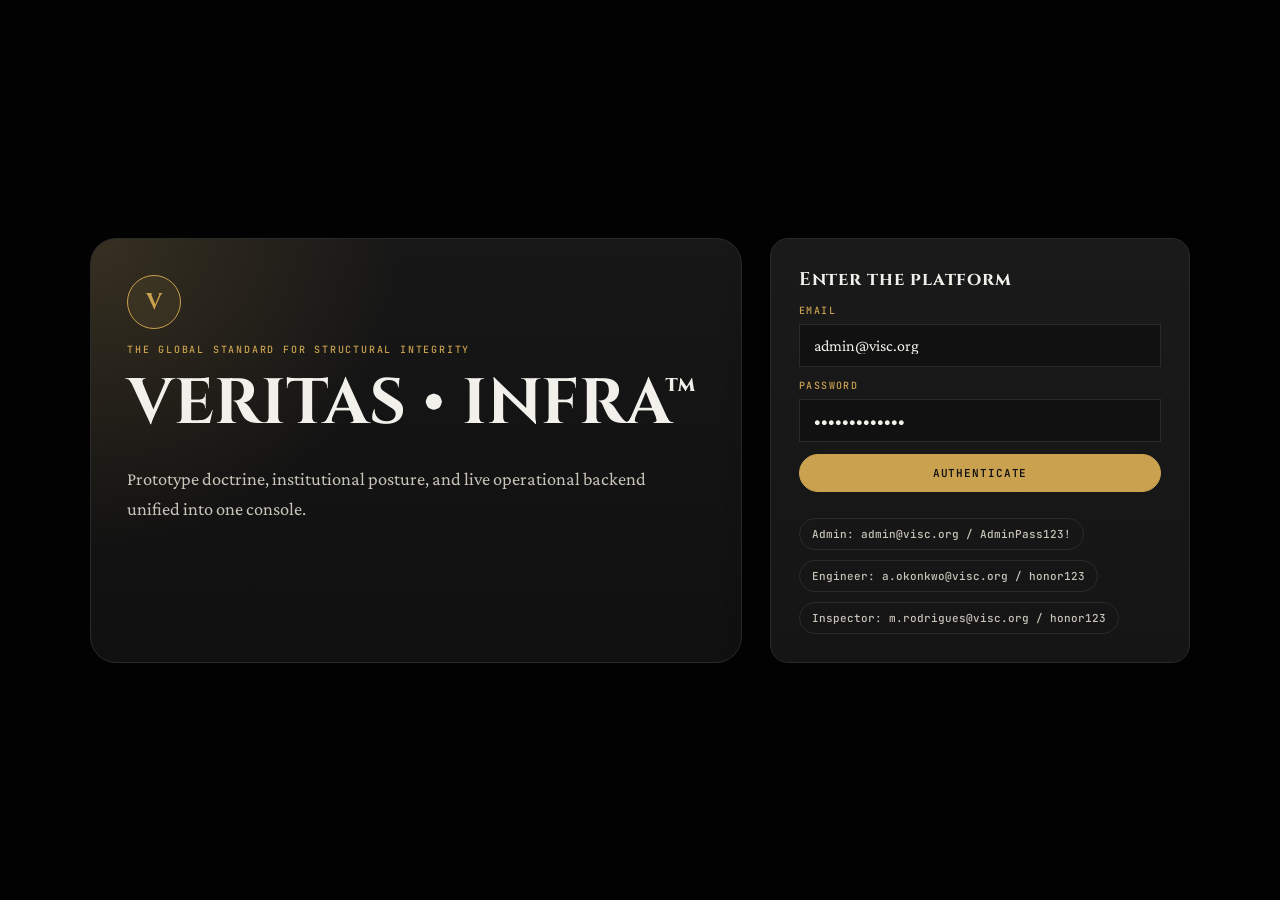
<file: frontend/index.html>
<!DOCTYPE html>
<html lang="en">
<head>
  <meta charset="UTF-8" />
  <meta name="viewport" content="width=device-width, initial-scale=1.0" />
  <title>VERITAS • INFRA™ — Institutional Operating System</title>
  <link rel="preconnect" href="https://fonts.googleapis.com">
  <link rel="preconnect" href="https://fonts.gstatic.com" crossorigin>
  <link href="https://fonts.googleapis.com/css2?family=Cinzel:wght@400;600;700;900&family=Crimson+Pro:wght@300;400;500;600;700&family=JetBrains+Mono:wght@300;400;500&display=swap" rel="stylesheet">
  <link rel="stylesheet" href="./style.css" />
</head>
<body>
  <div id="toastContainer" class="toast-container"></div>

  <div id="loginOverlay" class="overlay open">
    <div class="login-shell">
      <div class="login-brand">
        <div class="crest">V</div>
        <div>
          <div class="eyebrow">The Global Standard for Structural Integrity</div>
          <h1>VERITAS • INFRA™</h1>
          <p>Prototype doctrine, institutional posture, and live operational backend unified into one console.</p>
        </div>
      </div>
      <div class="login-card panel">
        <div class="section-title">Enter the platform</div>
        <form id="loginForm" class="form-grid one">
          <label>
            <span>Email</span>
            <input id="emailInput" type="email" value="admin@visc.org" required />
          </label>
          <label>
            <span>Password</span>
            <input id="passwordInput" type="password" value="AdminPass123!" required />
          </label>
          <button class="btn btn-primary" type="submit">Authenticate</button>
          <div id="loginMessage" class="muted small"></div>
        </form>
        <div class="login-help">
          <div class="mini-chip">Admin: admin@visc.org / AdminPass123!</div>
          <div class="mini-chip">Engineer: a.okonkwo@visc.org / honor123</div>
          <div class="mini-chip">Inspector: m.rodrigues@visc.org / honor123</div>
        </div>
      </div>
    </div>
  </div>

  <div id="appShell" class="app-shell hidden">
    <aside class="sidebar">
      <div class="brand-block">
        <div class="crest large">V</div>
        <div>
          <div class="brand-name">VERITAS <span>•</span> INFRA</div>
          <div class="brand-sub">Institutional Operating System</div>
        </div>
      </div>

      <div class="profile-block panel-soft">
        <div class="eyebrow">Authenticated Identity</div>
        <div id="profileName" class="profile-name">—</div>
        <div id="profileMeta" class="muted">—</div>
        <div class="profile-actions">
          <button id="refreshButton" class="btn btn-ghost btn-sm" type="button">Refresh</button>
          <button id="logoutButton" class="btn btn-ghost btn-sm" type="button">Logout</button>
        </div>
      </div>

      <nav id="sidebarNav" class="sidebar-nav"></nav>

      <div class="sidebar-footer panel-soft">
        <div class="eyebrow">Canonical stack</div>
        <div class="footer-list">
          <div>IDENT™ • TWIN™ • BUILD™ • VISION™</div>
          <div>PAY™ • SEAL™ • MARKET™ • ORIGIN™</div>
          <div>MONITOR™ • LEX™ • ATLAS™ • VERIFUND™</div>
          <div>ACADEMY™ • CLONE™ • GOVERNANCE • REGULATORY</div>
        </div>
      </div>
    </aside>

    <main class="main-shell">
      <header class="page-header">
        <div>
          <div id="pageEyebrow" class="eyebrow">Operational overview</div>
          <h2 id="pageTitle">Dashboard</h2>
        </div>
        <div class="header-actions">
          <button id="openQuickCreate" class="btn btn-primary btn-sm" type="button">Quick create</button>
        </div>
      </header>

      <section id="heroBanner" class="hero-banner"></section>
      <section id="kpiGrid" class="kpi-grid"></section>
      <section id="workspace" class="workspace"></section>
    </main>
  </div>

  <div id="modal" class="overlay">
    <div class="modal-shell panel">
      <div class="modal-head">
        <div>
          <div id="modalEyebrow" class="eyebrow">Detail</div>
          <h3 id="modalTitle">—</h3>
        </div>
        <button id="closeModal" class="icon-btn" type="button">✕</button>
      </div>
      <div id="modalBody" class="modal-body"></div>
    </div>
  </div>

  <script src="./config.js"></script>
  <script src="./app.js"></script>
</body>
</html>
</file>
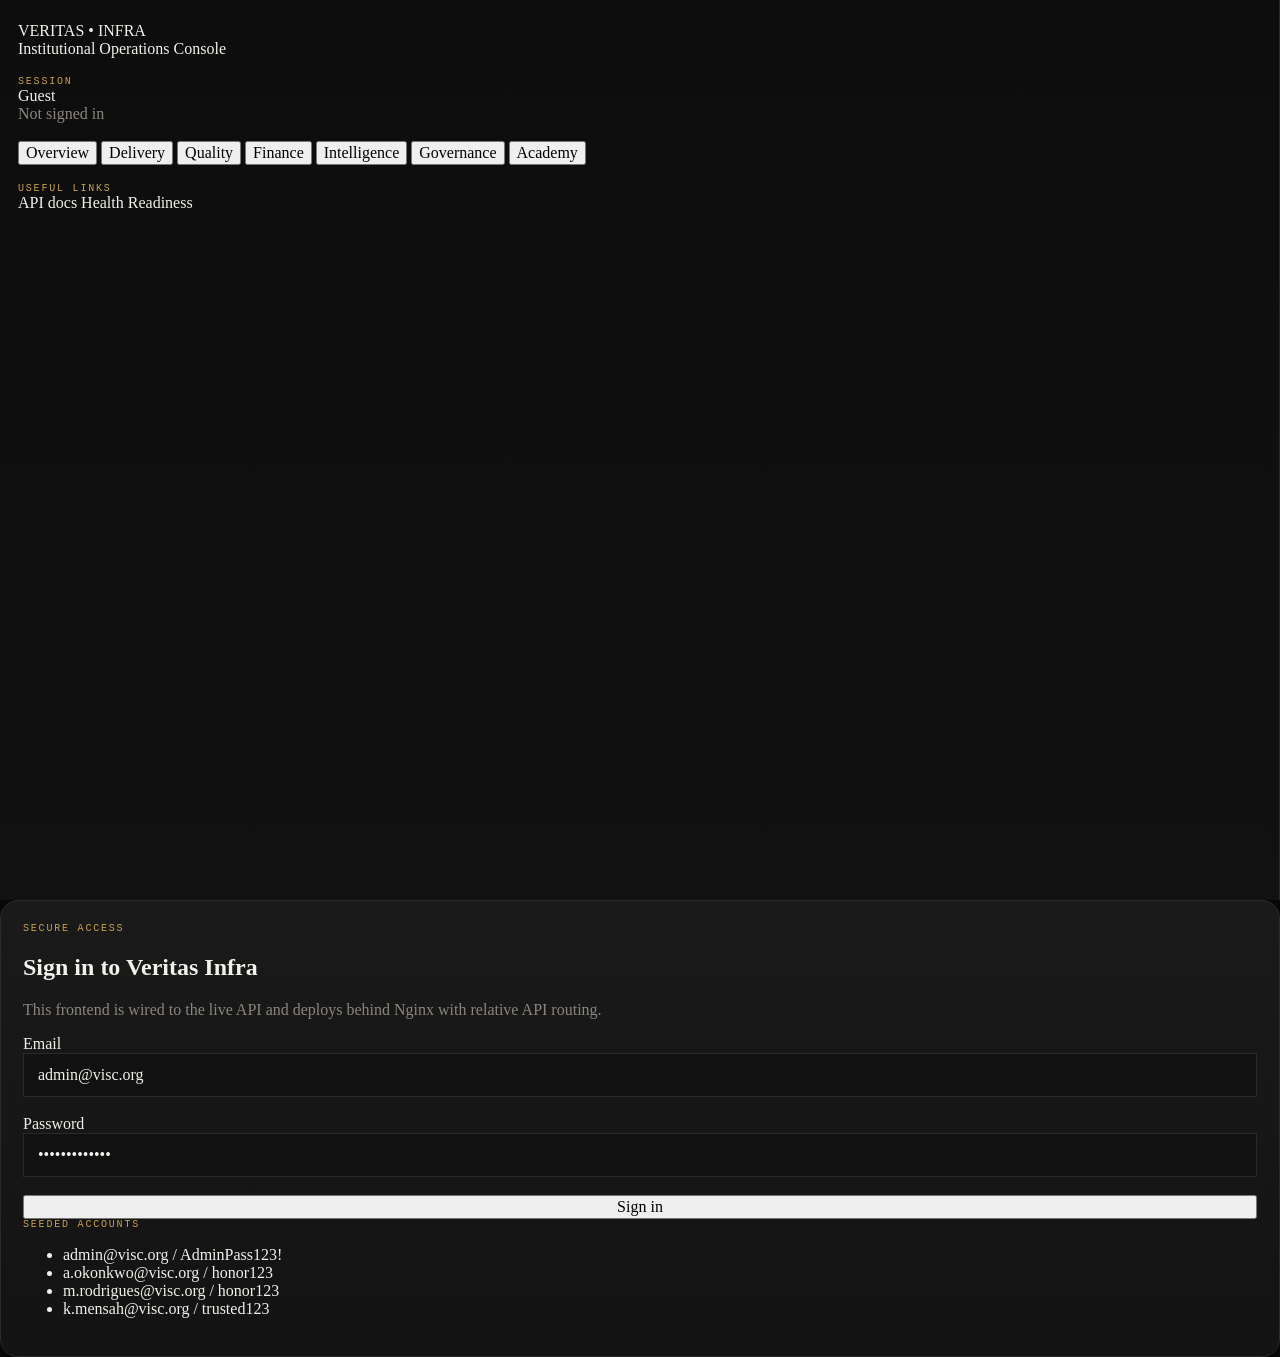
<file: frontend/ops_console.html>
<!DOCTYPE html>
<html lang="en">
<head>
  <meta charset="UTF-8" />
  <meta name="viewport" content="width=device-width, initial-scale=1.0" />
  <title>Veritas Infra v3.1.1 Frontend</title>
  <link rel="stylesheet" href="./style.css" />
</head>
<body>
  <div class="shell">
    <aside class="sidebar">
      <div class="brand-wrap">
        <div class="brand">VERITAS <span>•</span> INFRA</div>
        <div class="subtitle">Institutional Operations Console</div>
      </div>

      <section class="sidebar-card" id="userBox">
        <div class="eyebrow">Session</div>
        <div id="userName" class="user-name">Guest</div>
        <div id="userMeta" class="muted">Not signed in</div>
        <button id="logoutButton" class="secondary hidden">Logout</button>
      </section>

      <nav class="nav" id="navTabs">
        <button data-tab="overview" class="nav-btn active">Overview</button>
        <button data-tab="delivery" class="nav-btn">Delivery</button>
        <button data-tab="quality" class="nav-btn">Quality</button>
        <button data-tab="finance" class="nav-btn">Finance</button>
        <button data-tab="intelligence" class="nav-btn">Intelligence</button>
        <button data-tab="governance" class="nav-btn">Governance</button>
        <button data-tab="academy" class="nav-btn">Academy</button>
      </nav>

      <section class="sidebar-card">
        <div class="eyebrow">Useful links</div>
        <a class="sidebar-link" href="/api/v1/docs" target="_blank" rel="noreferrer">API docs</a>
        <a class="sidebar-link" href="/health" target="_blank" rel="noreferrer">Health</a>
        <a class="sidebar-link" href="/ready" target="_blank" rel="noreferrer">Readiness</a>
      </section>
    </aside>

    <main class="content">
      <section id="loginView" class="login-wrap">
        <div class="card login-card">
          <div class="eyebrow">Secure access</div>
          <h1>Sign in to Veritas Infra</h1>
          <p class="muted">This frontend is wired to the live API and deploys behind Nginx with relative API routing.</p>

          <form id="loginForm" class="stack">
            <label>
              <span>Email</span>
              <input id="emailInput" type="email" placeholder="Email" value="admin@visc.org" required />
            </label>
            <label>
              <span>Password</span>
              <input id="passwordInput" type="password" placeholder="Password" value="AdminPass123!" required />
            </label>
            <button type="submit">Sign in</button>
          </form>

          <div id="loginMessage" class="muted status-line"></div>

          <div class="seeded-box">
            <div class="eyebrow">Seeded accounts</div>
            <ul>
              <li>admin@visc.org / AdminPass123!</li>
              <li>a.okonkwo@visc.org / honor123</li>
              <li>m.rodrigues@visc.org / honor123</li>
              <li>k.mensah@visc.org / trusted123</li>
            </ul>
          </div>
        </div>
      </section>

      <section id="appView" class="hidden app-shell">
        <header class="topbar">
          <div>
            <div class="eyebrow">Deployment-ready frontend</div>
            <h1>Executive Command View</h1>
            <div class="muted">Single-page operations console for the Veritas Infra API.</div>
          </div>
          <div class="top-actions">
            <button id="refreshButton" class="secondary">Refresh data</button>
          </div>
        </header>

        <section id="summary" class="stats-grid"></section>

        <section id="tab-overview" class="tab-panel active">
          <div class="panel-grid two">
            <article class="card"><div class="panel-head"><h2>Projects</h2></div><div id="projects"></div></article>
            <article class="card"><div class="panel-head"><h2>Notifications</h2></div><div id="notifications"></div></article>
            <article class="card"><div class="panel-head"><h2>Professionals</h2></div><div id="professionals"></div></article>
            <article class="card"><div class="panel-head"><h2>Open Tenders</h2></div><div id="tenders"></div></article>
          </div>
        </section>

        <section id="tab-delivery" class="tab-panel">
          <div class="panel-grid two">
            <article class="card"><div class="panel-head"><h2>Components</h2></div><div id="components"></div></article>
            <article class="card"><div class="panel-head"><h2>Evidence Queue</h2></div><div id="evidence"></div></article>
            <article class="card"><div class="panel-head"><h2>Inspections</h2></div><div id="inspections"></div></article>
            <article class="card"><div class="panel-head"><h2>TWIN Events</h2></div><div id="twin"></div></article>
          </div>
        </section>

        <section id="tab-quality" class="tab-panel">
          <div class="panel-grid two">
            <article class="card"><div class="panel-head"><h2>Materials</h2></div><div id="materials"></div></article>
            <article class="card"><div class="panel-head"><h2>Certifications</h2></div><div id="certifications"></div></article>
            <article class="card"><div class="panel-head"><h2>Sensors</h2></div><div id="sensors"></div></article>
            <article class="card"><div class="panel-head"><h2>Alerts & Disputes</h2></div><div id="qualityNotes"></div></article>
          </div>
        </section>

        <section id="tab-finance" class="tab-panel">
          <div class="panel-grid two">
            <article class="card"><div class="panel-head"><h2>Milestones</h2></div><div id="milestones"></div></article>
            <article class="card"><div class="panel-head"><h2>Payments</h2></div><div id="payments"></div></article>
            <article class="card"><div class="panel-head"><h2>VERIFUND Applications</h2></div><div id="verifund"></div></article>
            <article class="card"><div class="panel-head"><h2>VERIFUND Products</h2></div><div id="verifundProducts"></div></article>
          </div>
        </section>

        <section id="tab-intelligence" class="tab-panel">
          <div class="panel-grid two">
            <article class="card"><div class="panel-head"><h2>ATLAS Portfolio</h2></div><div id="atlas"></div></article>
            <article class="card"><div class="panel-head"><h2>ATLAS Reports</h2></div><div id="atlasReports"></div></article>
            <article class="card"><div class="panel-head"><h2>Clone Rollout</h2></div><div id="clone"></div></article>
            <article class="card"><div class="panel-head"><h2>Regulatory Readiness</h2></div><div id="regulatory"></div></article>
          </div>
        </section>

        <section id="tab-governance" class="tab-panel">
          <div class="panel-grid two">
            <article class="card"><div class="panel-head"><h2>Governance Dashboard</h2></div><div id="governance"></div></article>
            <article class="card"><div class="panel-head"><h2>Policy Evaluation</h2></div><div id="policy"></div></article>
            <article class="card"><div class="panel-head"><h2>Feature Flags</h2></div><div id="flags"></div></article>
            <article class="card"><div class="panel-head"><h2>Audit Trail</h2></div><div id="audit"></div></article>
          </div>
        </section>

        <section id="tab-academy" class="tab-panel">
          <div class="panel-grid two">
            <article class="card"><div class="panel-head"><h2>Advancement</h2></div><div id="academy"></div></article>
            <article class="card"><div class="panel-head"><h2>Learning Paths</h2></div><div id="paths"></div></article>
            <article class="card"><div class="panel-head"><h2>Courses</h2></div><div id="courses"></div></article>
            <article class="card"><div class="panel-head"><h2>Credentials</h2></div><div id="credentials"></div></article>
          </div>
        </section>
      </section>
    </main>
  </div>

  <script src="./app.js"></script>
</body>
</html>
</file>
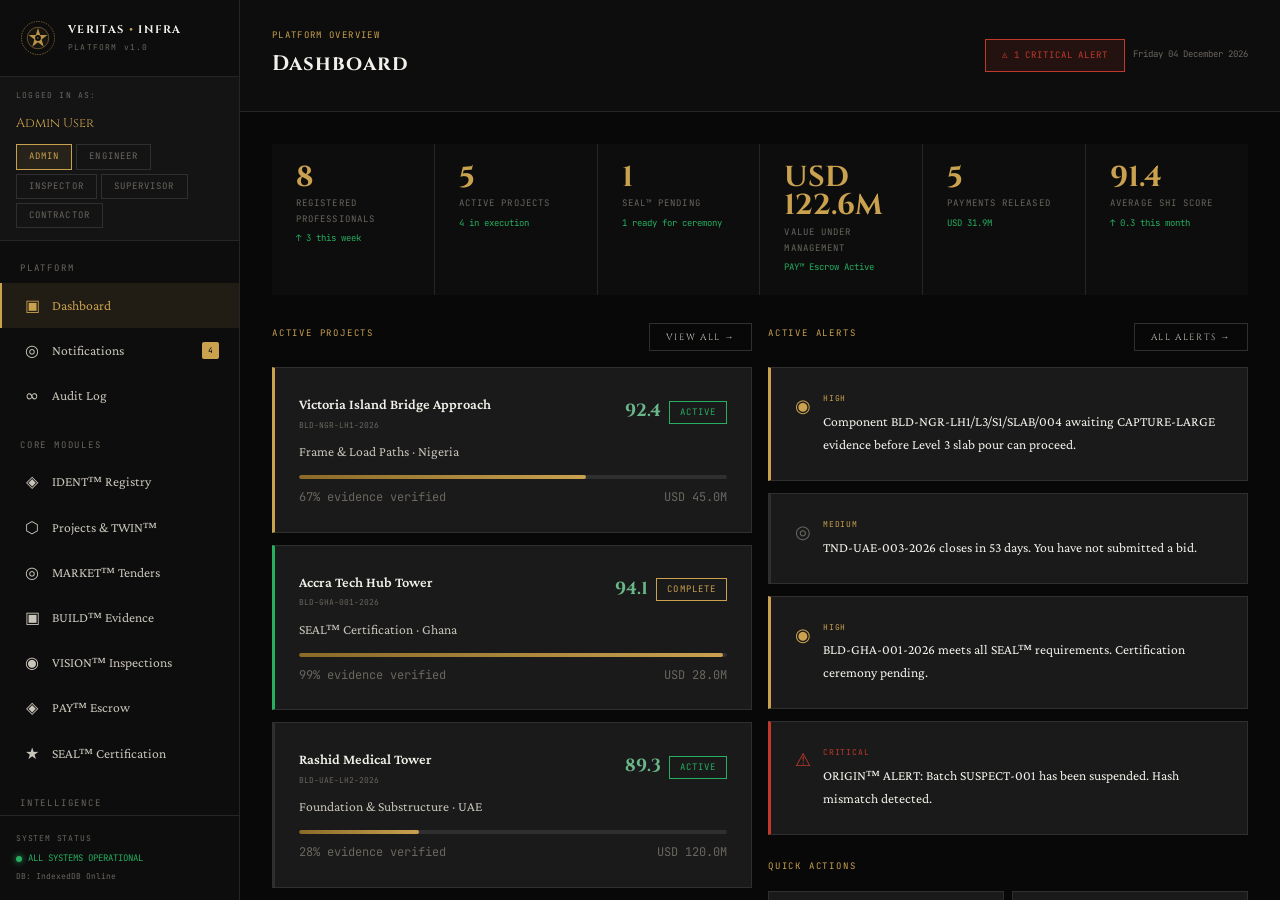
<file: frontend/prototype_reference.html>
<!DOCTYPE html>
<html lang="en">
<head>
<meta charset="UTF-8">
<meta name="viewport" content="width=device-width, initial-scale=1.0">
<title>VERITAS • INFRA™ — Complete Platform Prototype</title>
<link rel="preconnect" href="https://fonts.googleapis.com">
<link href="https://fonts.googleapis.com/css2?family=Cinzel:wght@400;600;700;900&family=Crimson+Pro:ital,wght@0,300;0,400;0,600;1,300;1,400&family=JetBrains+Mono:wght@300;400;500&display=swap" rel="stylesheet">
<style>
*,*::before,*::after{box-sizing:border-box;margin:0;padding:0}
:root{
  --black:#080808;--deep:#0d0d0d;--slate:#141414;--panel:#1a1a1a;
  --panel2:#202020;--border:#252525;--border2:#2f2f2f;
  --gold:#c9a14f;--gold-l:#e0b86a;--gold-d:#8a6a28;--gold-dim:rgba(201,161,79,0.1);
  --white:#f2f0ea;--off:#c8c4ba;--gray:#6a6660;--faint:#3a3a3a;
  --red:#c0392b;--red-dim:rgba(192,57,43,0.12);
  --green:#27ae60;--green-dim:rgba(39,174,96,0.12);
  --blue:#2980b9;--blue-dim:rgba(41,128,185,0.12);
  --amber:#e67e22;--amber-dim:rgba(230,126,34,0.12);
  --font-d:'Cinzel',serif;--font-b:'Crimson Pro',serif;--font-m:'JetBrains Mono',monospace;
}
html{scroll-behavior:smooth}
body{background:var(--black);color:var(--white);font-family:var(--font-b);font-size:16px;line-height:1.7;overflow-x:hidden}
::-webkit-scrollbar{width:3px}::-webkit-scrollbar-track{background:var(--black)}::-webkit-scrollbar-thumb{background:var(--gold-d)}
::selection{background:var(--gold-dim);color:var(--gold-l)}
a{color:var(--gold);text-decoration:none}
input,select,textarea{background:var(--panel);border:1px solid var(--border2);color:var(--white);font-family:var(--font-b);font-size:15px;padding:10px 14px;width:100%;outline:none;transition:border-color .2s;border-radius:0}
input:focus,select:focus,textarea:focus{border-color:var(--gold-d)}
input::placeholder,textarea::placeholder{color:var(--gray)}
select option{background:var(--panel)}
button{cursor:pointer;font-family:var(--font-d)}
.btn{border:1px solid var(--gold);background:transparent;color:var(--gold);font-family:var(--font-d);font-size:10px;letter-spacing:.18em;text-transform:uppercase;padding:10px 24px;transition:all .25s;position:relative;overflow:hidden}
.btn::before{content:'';position:absolute;inset:0;background:var(--gold);transform:translateX(-101%);transition:transform .25s cubic-bezier(.16,1,.3,1);z-index:0}
.btn span{position:relative;z-index:1}
.btn:hover{color:var(--black)}.btn:hover::before{transform:translateX(0)}
.btn-sm{padding:7px 16px;font-size:9px}
.btn-ghost{border-color:var(--border2);color:var(--off)}.btn-ghost:hover{border-color:var(--gold-d);color:var(--gold)}.btn-ghost::before{background:var(--gold-dim)}
.btn-danger{border-color:var(--red);color:var(--red)}.btn-danger:hover{color:#fff}.btn-danger::before{background:var(--red)}
.btn-success{border-color:var(--green);color:var(--green)}.btn-success:hover{color:#fff}.btn-success::before{background:var(--green)}
.badge{display:inline-block;padding:3px 10px;font-family:var(--font-m);font-size:9px;letter-spacing:.12em;text-transform:uppercase;border:1px solid}
.badge-honor{color:#e0b86a;border-color:#e0b86a;text-shadow:0 0 8px rgba(224,184,106,.3)}
.badge-trusted{color:#7ab3d4;border-color:#7ab3d4}
.badge-stable{color:#8ab88a;border-color:#8ab88a}
.badge-provisional{color:var(--gray);border-color:var(--gray)}
.badge-active{color:var(--green);border-color:var(--green)}
.badge-pending{color:var(--amber);border-color:var(--amber)}
.badge-complete{color:var(--gold);border-color:var(--gold)}
.badge-locked{color:var(--red);border-color:var(--red)}
.badge-issued{color:var(--green);border-color:var(--green)}
.card{background:var(--panel);border:1px solid var(--border2);padding:24px}
.card-hover{transition:border-color .2s,transform .2s,box-shadow .2s}
.card-hover:hover{border-color:var(--gold-d);box-shadow:0 8px 32px rgba(201,161,79,.06)}
.mono{font-family:var(--font-m)}
.cinzel{font-family:var(--font-d)}
.gold{color:var(--gold)}
.label{font-family:var(--font-m);font-size:9px;letter-spacing:.2em;color:var(--gold);text-transform:uppercase;margin-bottom:6px;display:block}
.stat-val{font-family:var(--font-d);font-size:2rem;font-weight:700;color:var(--gold);line-height:1}
.stat-lbl{font-family:var(--font-m);font-size:9px;letter-spacing:.15em;color:var(--gray);margin-top:4px}
.grid-2{display:grid;grid-template-columns:1fr 1fr;gap:16px}
.grid-3{display:grid;grid-template-columns:1fr 1fr 1fr;gap:16px}
.grid-4{display:grid;grid-template-columns:1fr 1fr 1fr 1fr;gap:16px}
.flex{display:flex}.flex-col{flex-direction:column}.items-center{align-items:center}.items-start{align-items:flex-start}
.justify-between{justify-content:space-between}.gap-8{gap:8px}.gap-12{gap:12px}.gap-16{gap:16px}.gap-24{gap:24px}
.mb-8{margin-bottom:8px}.mb-12{margin-bottom:12px}.mb-16{margin-bottom:16px}.mb-20{margin-bottom:20px}.mb-24{margin-bottom:24px}.mb-32{margin-bottom:32px}
.mt-8{margin-top:8px}.mt-12{margin-top:12px}.mt-16{margin-top:16px}.mt-24{margin-top:24px}.mt-32{margin-top:32px}
.p-16{padding:16px}.p-24{padding:24px}.p-32{padding:32px}
.text-sm{font-size:.85rem}.text-xs{font-size:.75rem}.text-off{color:var(--off)}.text-gray{color:var(--gray)}
.divider{height:1px;background:var(--border2);margin:20px 0}
.gold-divider{height:1px;background:linear-gradient(90deg,transparent,var(--gold),transparent);margin:24px 0}
.shimmer{background:linear-gradient(90deg,var(--gold-d) 0%,var(--gold-l) 40%,var(--gold-d) 80%);background-size:200% auto;-webkit-background-clip:text;-webkit-text-fill-color:transparent;background-clip:text;animation:shimmer 4s linear infinite}
@keyframes shimmer{0%{background-position:-200% center}100%{background-position:200% center}}
@keyframes fadeUp{from{opacity:0;transform:translateY(20px)}to{opacity:1;transform:translateY(0)}}
@keyframes pulse{0%,100%{opacity:1}50%{opacity:.5}}
@keyframes spin{from{transform:rotate(0)}to{transform:rotate(360deg)}}
@keyframes slideIn{from{transform:translateX(-100%)}to{transform:translateX(0)}}
.anim-fadeup{animation:fadeUp .4s ease forwards}
.pulse{animation:pulse 2s ease infinite}
.spin{animation:spin 1s linear infinite}

/* TABLE */
table{width:100%;border-collapse:collapse}
th{font-family:var(--font-m);font-size:9px;letter-spacing:.15em;color:var(--gray);font-weight:400;text-align:left;padding:10px 16px;border-bottom:1px solid var(--border2);text-transform:uppercase}
td{padding:11px 16px;border-bottom:1px solid var(--border);font-size:.9rem;vertical-align:middle}
tr:hover td{background:rgba(255,255,255,.02)}
tr:last-child td{border-bottom:none}

/* TOAST */
#toast-container{position:fixed;top:80px;right:20px;z-index:9999;display:flex;flex-direction:column;gap:8px;pointer-events:none}
.toast{background:var(--panel);border:1px solid var(--border2);padding:14px 20px;font-size:.85rem;min-width:280px;border-left:3px solid var(--gold);animation:fadeUp .3s ease;pointer-events:all}
.toast-success{border-left-color:var(--green)}
.toast-error{border-left-color:var(--red)}
.toast-info{border-left-color:var(--blue)}

/* MODAL */
#modal-overlay{position:fixed;inset:0;background:rgba(0,0,0,.85);z-index:2000;display:none;align-items:center;justify-content:center;padding:20px}
#modal-overlay.open{display:flex}
#modal-box{background:var(--panel);border:1px solid var(--border2);max-width:680px;width:100%;max-height:90vh;overflow-y:auto;position:relative;animation:fadeUp .3s ease}
#modal-close{position:absolute;top:16px;right:16px;background:none;border:none;color:var(--gray);font-size:1.4rem;cursor:pointer;line-height:1;padding:4px 8px}
#modal-close:hover{color:var(--white)}
#modal-body{padding:32px}

/* PROGRESS BAR */
.progress{height:4px;background:var(--border2);border-radius:2px;overflow:hidden}
.progress-fill{height:100%;background:linear-gradient(90deg,var(--gold-d),var(--gold));border-radius:2px;transition:width .6s ease}

/* SHI INDICATOR */
.shi-high{color:#6ab88a}.shi-mid{color:#d4c46a}.shi-low{color:#e07070}

/* SIDEBAR NAV */
#app{display:grid;grid-template-columns:240px 1fr;min-height:100vh}
#sidebar{background:var(--deep);border-right:1px solid var(--border);display:flex;flex-direction:column;position:sticky;top:0;height:100vh;overflow-y:auto}
#main-content{overflow-y:auto;height:100vh}

.nav-section-label{font-family:var(--font-m);font-size:9px;letter-spacing:.2em;color:var(--gray);text-transform:uppercase;padding:20px 20px 6px}
.nav-item{display:flex;align-items:center;gap:10px;padding:9px 20px;cursor:pointer;transition:background .15s,color .15s;font-size:.85rem;color:var(--off);border-left:2px solid transparent}
.nav-item:hover{background:var(--panel);color:var(--white)}
.nav-item.active{background:var(--gold-dim);color:var(--gold);border-left-color:var(--gold)}
.nav-item .nav-icon{font-size:1rem;width:20px;text-align:center;flex-shrink:0}
.nav-badge{margin-left:auto;background:var(--gold);color:var(--black);font-family:var(--font-m);font-size:8px;padding:2px 6px;border-radius:2px}

/* PAGE HEADER */
.page-header{padding:28px 32px;border-bottom:1px solid var(--border);display:flex;align-items:center;justify-content:space-between;background:var(--deep);position:sticky;top:0;z-index:100}
.page-title{font-family:var(--font-d);font-size:1.3rem;font-weight:700;letter-spacing:.05em}
.page-subtitle{font-family:var(--font-m);font-size:9px;letter-spacing:.15em;color:var(--gold);text-transform:uppercase;margin-bottom:4px}

/* CONTENT AREA */
.content-area{padding:32px}

/* FORM GROUP */
.form-group{margin-bottom:16px}
.form-group label{display:block;font-family:var(--font-m);font-size:9px;letter-spacing:.15em;color:var(--gold);margin-bottom:6px;text-transform:uppercase}
.form-row{display:grid;gap:12px}

/* KPI CARDS */
.kpi-grid{display:grid;grid-template-columns:repeat(auto-fit,minmax(160px,1fr));gap:1px;background:var(--border);margin-bottom:28px}
.kpi-card{background:var(--deep);padding:20px 24px}
.kpi-val{font-family:var(--font-d);font-size:1.8rem;font-weight:700;color:var(--gold);line-height:1;margin-bottom:4px}
.kpi-lbl{font-family:var(--font-m);font-size:9px;letter-spacing:.12em;color:var(--gray);text-transform:uppercase}
.kpi-delta{font-family:var(--font-m);font-size:9px;color:var(--green);margin-top:4px}

/* SHI RING */
.shi-ring{position:relative;display:inline-flex;align-items:center;justify-content:center}

/* EVIDENCE TIMELINE */
.timeline{position:relative;padding-left:24px}
.timeline::before{content:'';position:absolute;left:7px;top:8px;bottom:8px;width:1px;background:var(--border2)}
.timeline-item{position:relative;margin-bottom:20px}
.timeline-item::before{content:'';position:absolute;left:-20px;top:6px;width:9px;height:9px;border-radius:50%;border:1px solid var(--gold);background:var(--black)}
.timeline-item.complete::before{background:var(--gold)}
.timeline-item.active::before{background:var(--gold);box-shadow:0 0 8px var(--gold)}

/* NOTIFICATION DOT */
.notif-dot{width:6px;height:6px;border-radius:50%;background:var(--red);display:inline-block;margin-left:4px;vertical-align:middle}

/* ROLE SWITCHER */
#role-bar{background:var(--slate);border-bottom:1px solid var(--border);padding:8px 20px;display:flex;align-items:center;gap:12px;flex-shrink:0}
.role-chip{padding:4px 12px;font-family:var(--font-m);font-size:9px;letter-spacing:.12em;text-transform:uppercase;border:1px solid var(--border2);cursor:pointer;transition:all .2s;color:var(--gray)}
.role-chip:hover,.role-chip.active{border-color:var(--gold);color:var(--gold);background:var(--gold-dim)}
</style>
</head>
<body>

<div id="toast-container"></div>
<div id="modal-overlay">
  <div id="modal-box">
    <button id="modal-close" onclick="closeModal()">✕</button>
    <div id="modal-body"></div>
  </div>
</div>

<div id="app">
  <!-- SIDEBAR -->
  <div id="sidebar">
    <!-- Logo -->
    <div style="padding:20px;border-bottom:1px solid var(--border)">
      <div style="display:flex;align-items:center;gap:12px">
        <svg width="36" height="36" viewBox="0 0 100 100">
          <circle cx="50" cy="50" r="46" stroke="#c9a14f" stroke-width="1.5" fill="none" stroke-dasharray="4 3"/>
          <circle cx="50" cy="50" r="30" fill="rgba(201,161,79,0.06)" stroke="#c9a14f" stroke-width="1.2"/>
          <polygon points="50,22 56,42 76,42 60,54 66,74 50,62 34,74 40,54 24,42 44,42" fill="#c9a14f" opacity="0.9"/>
          <circle cx="50" cy="50" r="8" fill="#0d0d0d"/>
          <text x="50" y="54" text-anchor="middle" fill="#c9a14f" font-size="7" font-family="Cinzel" font-weight="700">V</text>
        </svg>
        <div>
          <div style="font-family:var(--font-d);font-size:11px;font-weight:700;letter-spacing:.12em;color:var(--white)">VERITAS <span class="gold">•</span> INFRA</div>
          <div style="font-family:var(--font-m);font-size:8px;color:var(--gray);letter-spacing:.15em;margin-top:1px">PLATFORM v1.0</div>
        </div>
      </div>
    </div>

    <!-- Role switcher -->
    <div id="role-bar" style="flex-direction:column;align-items:flex-start;gap:6px;padding:12px 16px">
      <div style="font-family:var(--font-m);font-size:8px;color:var(--gray);letter-spacing:.15em;margin-bottom:4px">LOGGED IN AS:</div>
      <div id="current-role-display" style="font-family:var(--font-d);font-size:.8rem;color:var(--gold)">Loading...</div>
      <div style="display:flex;flex-wrap:wrap;gap:4px;margin-top:4px" id="role-chips"></div>
    </div>

    <!-- Navigation -->
    <nav id="main-nav" style="flex:1;overflow-y:auto;padding-bottom:20px"></nav>

    <!-- Bottom status -->
    <div style="padding:16px;border-top:1px solid var(--border)">
      <div style="font-family:var(--font-m);font-size:8px;color:var(--gray);letter-spacing:.1em">SYSTEM STATUS</div>
      <div style="display:flex;align-items:center;gap:6px;margin-top:6px">
        <div style="width:6px;height:6px;border-radius:50%;background:var(--green);box-shadow:0 0 6px var(--green)"></div>
        <div style="font-family:var(--font-m);font-size:9px;color:var(--green)">ALL SYSTEMS OPERATIONAL</div>
      </div>
      <div style="font-family:var(--font-m);font-size:8px;color:var(--gray);margin-top:4px" id="db-status">DB: Initialising...</div>
    </div>
  </div>

  <!-- MAIN CONTENT -->
  <div id="main-content">
    <div id="page-root" style="min-height:100%">
      <div style="display:flex;align-items:center;justify-content:center;height:100vh;flex-direction:column;gap:16px">
        <div class="spin" style="width:40px;height:40px;border:2px solid var(--border2);border-top-color:var(--gold);border-radius:50%"></div>
        <div style="font-family:var(--font-m);font-size:10px;letter-spacing:.2em;color:var(--gray)">INITIALISING DATABASE...</div>
      </div>
    </div>
  </div>
</div>

<script>
// ═══════════════════════════════════════════════════════════════════
//  DATABASE ENGINE — IndexedDB wrapper
// ═══════════════════════════════════════════════════════════════════
const DB = {
  db: null,
  version: 1,
  stores: ['professionals','projects','components','evidence','inspections','milestones','payments','bids','tenders','disputes','audit_log','materials','sensors','certifications','notifications'],

  async init() {
    return new Promise((res, rej) => {
      const req = indexedDB.open('VeritasInfra', this.version);
      req.onupgradeneeded = e => {
        const db = e.target.result;
        const stores = {
          professionals:   { keyPath:'id', autoIncrement:true },
          projects:        { keyPath:'id', autoIncrement:true },
          components:      { keyPath:'id', autoIncrement:true },
          evidence:        { keyPath:'id', autoIncrement:true },
          inspections:     { keyPath:'id', autoIncrement:true },
          milestones:      { keyPath:'id', autoIncrement:true },
          payments:        { keyPath:'id', autoIncrement:true },
          bids:            { keyPath:'id', autoIncrement:true },
          tenders:         { keyPath:'id', autoIncrement:true },
          disputes:        { keyPath:'id', autoIncrement:true },
          audit_log:       { keyPath:'id', autoIncrement:true },
          materials:       { keyPath:'id', autoIncrement:true },
          sensors:         { keyPath:'id', autoIncrement:true },
          certifications:  { keyPath:'id', autoIncrement:true },
          notifications:   { keyPath:'id', autoIncrement:true },
        };
        Object.entries(stores).forEach(([name, opts]) => {
          if (!db.objectStoreNames.contains(name)) db.createObjectStore(name, opts);
        });
      };
      req.onsuccess = e => { this.db = e.target.result; res(); };
      req.onerror = e => rej(e);
    });
  },

  async add(store, data) {
    return new Promise((res, rej) => {
      const tx = this.db.transaction(store, 'readwrite');
      const req = tx.objectStore(store).add({ ...data, createdAt: new Date().toISOString() });
      req.onsuccess = e => res(e.target.result);
      req.onerror = e => rej(e);
    });
  },

  async getAll(store) {
    return new Promise((res, rej) => {
      const tx = this.db.transaction(store, 'readonly');
      const req = tx.objectStore(store).getAll();
      req.onsuccess = e => res(e.target.result);
      req.onerror = e => rej(e);
    });
  },

  async get(store, id) {
    return new Promise((res, rej) => {
      const tx = this.db.transaction(store, 'readonly');
      const req = tx.objectStore(store).get(id);
      req.onsuccess = e => res(e.target.result);
      req.onerror = e => rej(e);
    });
  },

  async update(store, data) {
    return new Promise((res, rej) => {
      const tx = this.db.transaction(store, 'readwrite');
      const req = tx.objectStore(store).put({ ...data, updatedAt: new Date().toISOString() });
      req.onsuccess = e => res(e.target.result);
      req.onerror = e => rej(e);
    });
  },

  async delete(store, id) {
    return new Promise((res, rej) => {
      const tx = this.db.transaction(store, 'readwrite');
      const req = tx.objectStore(store).delete(id);
      req.onsuccess = e => res(e.target.result);
      req.onerror = e => rej(e);
    });
  },

  async count(store) {
    return new Promise((res, rej) => {
      const tx = this.db.transaction(store, 'readonly');
      const req = tx.objectStore(store).count();
      req.onsuccess = e => res(e.target.result);
      req.onerror = e => rej(e);
    });
  },

  async filter(store, fn) {
    const all = await this.getAll(store);
    return all.filter(fn);
  },

  async clear(store) {
    return new Promise((res, rej) => {
      const tx = this.db.transaction(store, 'readwrite');
      const req = tx.objectStore(store).clear();
      req.onsuccess = e => res();
      req.onerror = e => rej(e);
    });
  }
};

// ═══════════════════════════════════════════════════════════════════
//  SEED DATA
// ═══════════════════════════════════════════════════════════════════
const SEED = {
  professionals: [
    { name:'Engr. Adaora Okonkwo', email:'a.okonkwo@visc.org', band:'HONOR', discipline:'Structural Engineering', country:'Nigeria', projects:47, shi_avg:94.2, pri_score:96, role:'engineer', password:'honor123', active:true, bio:'Senior Structural Engineer with 22 years in West Africa. Specialises in high-rise structural systems.' },
    { name:'Ing. Marco Rodrigues', email:'m.rodrigues@visc.org', band:'HONOR', discipline:'Civil Engineering', country:'Brazil', projects:38, shi_avg:91.8, pri_score:93, role:'inspector', password:'honor123', active:true, bio:'Lead Inspector and SEAL™ Certifying Engineer. 18 years of evidence-based practice.' },
    { name:'Dr. S. Al-Rashidi', email:'s.rashidi@visc.org', band:'HONOR', discipline:'Geotechnical', country:'UAE', projects:29, shi_avg:93.1, pri_score:94, role:'engineer', password:'honor123', active:true, bio:'CST Member. Geotechnical specialist for deep foundation systems.' },
    { name:'Engr. Kwame Mensah', email:'k.mensah@visc.org', band:'TRUSTED', discipline:'Structural', country:'Ghana', projects:21, shi_avg:88.4, pri_score:82, role:'supervisor', password:'trusted123', active:true, bio:'Site Supervisor and ICE Programme graduate.' },
    { name:'Engr. Fatima Osei', email:'f.osei@visc.org', band:'TRUSTED', discipline:'Materials Science', country:'Ghana', projects:15, shi_avg:86.7, pri_score:79, role:'inspector', password:'trusted123', active:true, bio:'Materials specialist. Certified ORIGIN™ Material Verifier.' },
    { name:'Olu Adeyemi', email:'o.adeyemi@visc.org', band:'STABLE', discipline:'Civil Engineering', country:'Nigeria', projects:6, shi_avg:81.9, pri_score:61, role:'contractor', password:'stable123', active:true, bio:'General contractor. Accredited subcontractor with 2 completed certifications.' },
    { name:'Admin User', email:'admin@visc.org', band:'HONOR', discipline:'Platform Administration', country:'International', projects:0, shi_avg:0, pri_score:0, role:'admin', password:'admin123', active:true, bio:'System administrator.' },
    { name:'Ibrahim Al-Sayed', email:'i.alsayed@visc.org', band:'PROVISIONAL', discipline:'Structural', country:'UAE', projects:2, shi_avg:79.1, pri_score:32, role:'contractor', password:'prov123', active:true, bio:'New entrant. Completing ACADEMY™ PROVISIONAL pathway.' },
  ],
  projects: [
    { uid:'BLD-NGR-LH1-2026', name:'Victoria Island Bridge Approach', client:'Lagos State Infrastructure Agency', country:'Nigeria', type:'Infrastructure', value:45000000, currency:'USD', phase:'Frame & Load Paths', status:'active', progress:67, shi:92.4, started:'2026-01-08', target_completion:'2027-06-30', lead_engineer_id:1, description:'Critical bridge approach road and elevated section connecting Victoria Island to the mainland. 420m span. Strategic Lighthouse Project LH-1.' },
    { uid:'BLD-GHA-001-2026', name:'Accra Tech Hub Tower', client:'Goldcoast Properties Ltd', country:'Ghana', type:'Commercial', value:28000000, currency:'USD', phase:'SEAL™ Certification', status:'complete', progress:99, shi:94.1, started:'2025-06-01', target_completion:'2026-03-01', lead_engineer_id:1, description:'22-storey mixed-use commercial tower. First fully Veritas-certified structure in Ghana.' },
    { uid:'BLD-UAE-LH2-2026', name:'Rashid Medical Tower', client:'Dubai Health Authority', country:'UAE', type:'Healthcare', value:120000000, currency:'USD', phase:'Foundation & Substructure', status:'active', progress:28, shi:89.3, started:'2026-02-15', target_completion:'2028-12-31', lead_engineer_id:3, description:'35-storey specialist medical facility. Lighthouse Project LH-2. SEAL-SOVEREIGN target.' },
    { uid:'BLD-NGR-002-2026', name:'Eko Atlantic Commercial Block A', client:'South Energyx Nigeria', country:'Nigeria', type:'Commercial', value:35000000, currency:'USD', phase:'Envelope & Partition', status:'active', progress:78, shi:87.6, started:'2025-09-10', target_completion:'2026-09-30', lead_engineer_id:1, description:'18-storey commercial tower within Eko Atlantic City development.' },
    { uid:'BLD-GHA-002-2026', name:'Tema Industrial Warehouse Complex', client:'Ghana Ports & Harbours Authority', country:'Ghana', type:'Industrial', value:8500000, currency:'USD', phase:'Frame & Load Paths', status:'active', progress:45, shi:85.2, started:'2026-01-20', target_completion:'2026-11-30', lead_engineer_id:4, description:'Large-span structural steel warehouse complex. 3 structures, 48,000 m² total.' },
  ],
  components: [
    { uid:'BLD-NGR-LH1/L1/C1/COL/001', project_uid:'BLD-NGR-LH1-2026', type:'Column', spec:'C-450x450-8T25+R10@120', level:'L1', grid:'C1', shi:95, status:'verified', material_batch:'SM-2026-001', executed_by:6, approved_by:4, notes:'Primary pier column. High execution sensitivity.' },
    { uid:'BLD-NGR-LH1/L1/C2/COL/002', project_uid:'BLD-NGR-LH1-2026', type:'Column', spec:'C-450x450-8T25+R10@120', level:'L1', grid:'C2', shi:93, status:'verified', material_batch:'SM-2026-001', executed_by:6, approved_by:4, notes:'Primary pier column.' },
    { uid:'BLD-NGR-LH1/L2/B1/BEAM/003', project_uid:'BLD-NGR-LH1-2026', type:'Beam', spec:'B-600x350-6T20B+4T16T+R8@150', level:'L2', grid:'B1', shi:91, status:'verified', material_batch:'SM-2026-003', executed_by:6, approved_by:4, notes:'Transfer beam. Cantilever load path.' },
    { uid:'BLD-NGR-LH1/L3/S1/SLAB/004', project_uid:'BLD-NGR-LH1-2026', type:'Slab', spec:'S-200-T12@200-BOTT+T10@200-TOP', level:'L3', grid:'S1', shi:0, status:'pending', material_batch:null, executed_by:null, approved_by:null, notes:'Awaiting evidence capture.' },
    { uid:'BLD-GHA-001/RF/C1/COL/001', project_uid:'BLD-GHA-001-2026', type:'Column', spec:'C-305x305-4T20+R8@150', level:'RF', grid:'C1', shi:94, status:'verified', material_batch:'GH-2025-047', executed_by:6, approved_by:4, notes:'Roof level column. Complete.' },
  ],
  evidence: [
    { component_uid:'BLD-NGR-LH1/L1/C1/COL/001', type:'CAPTURE-LARGE', images:5, submitted_by:6, approved_by:4, description:'Full reinforcement cage before pour. All ties visible. Cover blocks confirmed.', timestamp:'2026-01-15T09:22:00Z', geo:'6.4281°N, 3.4219°E', hash:'a8f3c2d1e9b4f7a3c8d2e1f9b4a7c3d2', status:'approved' },
    { component_uid:'BLD-NGR-LH1/L1/C2/COL/002', type:'CAPTURE-LARGE', images:5, submitted_by:6, approved_by:4, description:'Full reinforcement cage. Lap lengths verified at 55D. Cover compliant.', timestamp:'2026-01-17T11:45:00Z', geo:'6.4281°N, 3.4219°E', hash:'b9f4d3e2c1a8f7b4d3e2c1a8f7b4d3e2', status:'approved' },
    { component_uid:'BLD-NGR-LH1/L2/B1/BEAM/003', type:'CAPTURE-LARGE', images:6, submitted_by:6, approved_by:5, description:'Bottom steel placed. Stirrups at 150mm confirmed. Video evidence included for cantilever zone.', timestamp:'2026-02-03T14:10:00Z', geo:'6.4281°N, 3.4219°E', hash:'c7e5f4d3b2a1f9e8d7c6b5a4f3e2d1c0', status:'approved' },
  ],
  inspections: [
    { component_uid:'BLD-NGR-LH1/L1/C1/COL/001', inspector_id:5, shi:95, material_score:97, assembly_score:94, env_score:95, supervision_score:95, ai_flags:0, reason_tag:'All reinforcement placed per PREFAB™ spec. No deviations. Excellent workmanship.', timestamp:'2026-01-15T14:30:00Z', status:'passed' },
    { component_uid:'BLD-NGR-LH1/L1/C2/COL/002', inspector_id:5, shi:93, material_score:94, assembly_score:92, env_score:93, supervision_score:93, ai_flags:1, reason_tag:'Minor tie spacing variance at mid-height — corrected before approval. No impact on structural performance.', timestamp:'2026-01-17T16:00:00Z', status:'passed' },
    { component_uid:'BLD-NGR-LH1/L2/B1/BEAM/003', inspector_id:2, shi:91, material_score:92, assembly_score:91, env_score:89, supervision_score:92, ai_flags:0, reason_tag:'Bottom steel placement excellent. Stirrup spacing consistent throughout. Cantilever zone carefully detailed.', timestamp:'2026-02-04T09:15:00Z', status:'passed' },
  ],
  milestones: [
    { project_uid:'BLD-NGR-LH1-2026', name:'Foundation & Substructure', phase:1, amount:6750000, currency:'USD', required_shi:80, status:'released', released_date:'2026-02-20', description:'Pile caps, pile heads, ground beams, basement walls.' },
    { project_uid:'BLD-NGR-LH1-2026', name:'Frame & Primary Load Paths', phase:2, amount:18000000, currency:'USD', required_shi:82, status:'active', released_date:null, description:'All columns, beams, and slabs for Levels 1–8.' },
    { project_uid:'BLD-NGR-LH1-2026', name:'Envelope & Partition', phase:3, amount:9000000, currency:'USD', required_shi:78, status:'pending', released_date:null, description:'External cladding, internal partitions, MEP rough-in.' },
    { project_uid:'BLD-NGR-LH1-2026', name:'Finishes & Services', phase:4, amount:6750000, currency:'USD', required_shi:0, status:'pending', released_date:null, description:'All finishes, installed services, snagging.' },
    { project_uid:'BLD-NGR-LH1-2026', name:'SEAL™ Final Certification', phase:5, amount:4500000, currency:'USD', required_shi:85, status:'pending', released_date:null, description:'Released only on SEAL™ issuance.' },
    { project_uid:'BLD-GHA-001-2026', name:'Foundation & Substructure', phase:1, amount:4200000, currency:'USD', required_shi:80, status:'released', released_date:'2025-08-10', description:'Raft foundation.' },
    { project_uid:'BLD-GHA-001-2026', name:'Frame & Primary Load Paths', phase:2, amount:11200000, currency:'USD', required_shi:82, status:'released', released_date:'2026-01-15', description:'Full structural frame.' },
    { project_uid:'BLD-GHA-001-2026', name:'Envelope & Partition', phase:3, amount:5600000, currency:'USD', required_shi:78, status:'released', released_date:'2026-02-20', description:'External envelope and core.' },
    { project_uid:'BLD-GHA-001-2026', name:'Finishes & Services', phase:4, amount:4200000, currency:'USD', required_shi:0, status:'released', released_date:'2026-03-05', description:'All finishes.' },
    { project_uid:'BLD-GHA-001-2026', name:'SEAL™ Final Certification', phase:5, amount:2800000, currency:'USD', required_shi:85, status:'pending', released_date:null, description:'Awaiting SEAL™ ceremony.' },
  ],
  payments: [
    { project_uid:'BLD-NGR-LH1-2026', milestone_id:1, amount:6750000, currency:'USD', from_party:'Lagos State Infrastructure Agency', to_party:'VeritasBridge Constructors Ltd', released_by:'PAY™ Escrow Engine', date:'2026-02-20', tx_id:'PAY-2026-NGR-0001', status:'completed' },
    { project_uid:'BLD-GHA-001-2026', milestone_id:6, amount:4200000, currency:'USD', from_party:'Goldcoast Properties Ltd', to_party:'Skyline Civil Ltd', released_by:'PAY™ Escrow Engine', date:'2025-08-10', tx_id:'PAY-2025-GHA-0001', status:'completed' },
    { project_uid:'BLD-GHA-001-2026', milestone_id:7, amount:11200000, currency:'USD', from_party:'Goldcoast Properties Ltd', to_party:'Skyline Civil Ltd', released_by:'PAY™ Escrow Engine', date:'2026-01-15', tx_id:'PAY-2026-GHA-0002', status:'completed' },
    { project_uid:'BLD-GHA-001-2026', milestone_id:8, amount:5600000, currency:'USD', from_party:'Goldcoast Properties Ltd', to_party:'Skyline Civil Ltd', released_by:'PAY™ Escrow Engine', date:'2026-02-20', tx_id:'PAY-2026-GHA-0003', status:'completed' },
    { project_uid:'BLD-GHA-001-2026', milestone_id:9, amount:4200000, currency:'USD', from_party:'Goldcoast Properties Ltd', to_party:'Skyline Civil Ltd', released_by:'PAY™ Escrow Engine', date:'2026-03-05', tx_id:'PAY-2026-GHA-0004', status:'completed' },
  ],
  tenders: [
    { uid:'TND-NGR-001-2026', name:'Lekki-Epe Expressway Flyover Package 3', client:'Federal Ministry of Works', country:'Nigeria', value:85000000, currency:'USD', deadline:'2026-04-30', status:'open', type:'Infrastructure', description:'Design-and-build contract for 2.8km elevated highway. Minimum PRI: TRUSTED. SHI history \u226585 required.' },
    { uid:'TND-GHA-002-2026', name:'Accra Ring Road Commercial Complex', client:'Ghana Real Estate Dev Corp', country:'Ghana', value:32000000, currency:'USD', deadline:'2026-04-15', status:'open', type:'Commercial', description:'15-storey mixed-use development. Full Veritas certification required.' },
    { uid:'TND-UAE-003-2026', name:'Abu Dhabi Cultural Quarter Phase 2', client:'Abu Dhabi Culture & Tourism', country:'UAE', value:420000000, currency:'USD', deadline:'2026-05-31', status:'open', type:'Cultural', description:'Major cultural precinct. SEAL-SOVEREIGN target. HONOR-level lead engineer mandatory.' },
  ],
  bids: [
    { tender_uid:'TND-NGR-001-2026', firm:'VeritasBridge Constructors Ltd', price:81200000, integrity_score:88, capacity_score:85, shi_history:91.2, matrix_score:87.4, status:'submitted', submitted_by:6 },
    { tender_uid:'TND-NGR-001-2026', firm:'Meridian Civil Works Ltd', price:79500000, integrity_score:71, capacity_score:78, shi_history:83.6, matrix_score:74.8, status:'submitted', submitted_by:null },
    { tender_uid:'TND-NGR-001-2026', firm:'FastBuild Nigeria', price:74000000, integrity_score:52, capacity_score:70, shi_history:0, matrix_score:58.1, status:'submitted', submitted_by:null },
  ],
  disputes: [
    { uid:'LEX-GHA-001-2026', project_uid:'BLD-GHA-001-2026', component_uid:'BLD-GHA-001/RF/C1/COL/001', type:'Technical Execution', raised_by:6, against_party:'Skyline Civil Ltd', description:'Disputed reinforcement cover measurement — site supervisor claimed 32mm, evidence shows 28mm.', status:'resolved', resolution:'Evidence reviewed. BUILD\u2122 images confirm 28mm cover at one face. PREFAB\u2122 requires 30mm min. Correction note added to TWIN\u2122 record. No structural impact per SHI 94. Supervisor PRI noted.', raised_date:'2026-02-10', resolved_date:'2026-02-22', arbitrator_id:2 },
  ],
  materials: [
    { batch_uid:'SM-2026-001', name:'High-Yield Deformed Bars', grade:'Grade 60 / BS 4449', supplier:'SteelMark Ltd', country:'Nigeria', cert_number:'SM-2026-001-MTC', verified:true, projects_used:['BLD-NGR-LH1-2026'], test_strength:68200, required_strength:60000, status:'approved' },
    { batch_uid:'SM-2026-003', name:'High-Yield Deformed Bars', grade:'Grade 60 / BS 4449', supplier:'SteelMark Ltd', country:'Nigeria', cert_number:'SM-2026-003-MTC', verified:true, projects_used:['BLD-NGR-LH1-2026'], test_strength:67800, required_strength:60000, status:'approved' },
    { batch_uid:'GH-2025-047', name:'Ready-Mix Concrete C35/45', grade:'C35/45 BS 8500', supplier:'Accra Concrete Works', country:'Ghana', cert_number:'ACW-2025-047-TR', verified:true, projects_used:['BLD-GHA-001-2026'], test_strength:48200, required_strength:45000, status:'approved' },
    { batch_uid:'SUSPECT-001', name:'Ordinary Portland Cement', grade:'CEM I 42.5N', supplier:'Unknown Supplier Co.', country:'Nigeria', cert_number:'INVALID', verified:false, projects_used:[], test_strength:0, required_strength:42500, status:'suspended', suspension_reason:'Certificate hash mismatch. Accredited laboratory record not found. Supplier not registered in ORIGIN\u2122.' },
  ],
  certifications: [
    { project_uid:'BLD-GHA-001-2026', type:'SEAL-HONOR', shi_composite:94.1, issued_by:1, co_signed_by:2, issued_date:'2026-03-08', physical_plate:'SEAL-GHA-001-2026-HONOR', status:'pending_ceremony', qr_code:'VRF-GHA-001-2026-QR', notes:'All requirements met. Physical plate engraved. Ceremony scheduled.' },
  ],
  audit_log: [
    { action:'SYSTEM_INIT', actor:'System', detail:'Veritas Infra Platform initialised. Database seeded.', timestamp:'2026-03-09T00:00:00Z' },
  ],
  sensors: [
    { component_uid:'BLD-NGR-LH1/L1/C1/COL/001', type:'Vibration', current_reading:0.12, unit:'mm/s', threshold:2.0, status:'normal', last_update:'2026-03-09T09:00:00Z' },
    { component_uid:'BLD-NGR-LH1/L1/C2/COL/002', type:'Settlement', current_reading:1.2, unit:'mm', threshold:10.0, status:'normal', last_update:'2026-03-09T09:00:00Z' },
    { component_uid:'BLD-GHA-001/RF/C1/COL/001', type:'Crack Width', current_reading:0.08, unit:'mm', threshold:0.3, status:'normal', last_update:'2026-03-09T09:00:00Z' },
  ],
  notifications: [
    { type:'evidence_required', message:'Component BLD-NGR-LH1/L3/S1/SLAB/004 awaiting CAPTURE-LARGE evidence before Level 3 slab pour can proceed.', priority:'high', read:false, for_role:['supervisor','engineer'] },
    { type:'tender_closing', message:'TND-UAE-003-2026 closes in 53 days. You have not submitted a bid.', priority:'medium', read:false, for_role:['contractor'] },
    { type:'seal_ready', message:'BLD-GHA-001-2026 meets all SEAL™ requirements. Certification ceremony pending.', priority:'high', read:false, for_role:['engineer','admin'] },
    { type:'material_suspended', message:'ORIGIN™ ALERT: Batch SUSPECT-001 has been suspended. Hash mismatch detected.', priority:'critical', read:false, for_role:['admin','engineer','supervisor'] },
  ],
};

// ═══════════════════════════════════════════════════════════════════
//  APP STATE
// ═══════════════════════════════════════════════════════════════════
const STATE = {
  currentUser: null,
  currentPage: 'dashboard',
  notifications: [],

  setUser(user) { this.currentUser = user; },
  getRole() { return this.currentUser?.role || 'guest'; },
};

// ═══════════════════════════════════════════════════════════════════
//  UI UTILITIES
// ═══════════════════════════════════════════════════════════════════
function toast(msg, type='info') {
  const c = document.getElementById('toast-container');
  const t = document.createElement('div');
  t.className = `toast toast-${type}`;
  t.innerHTML = `<strong style="font-family:var(--font-m);font-size:9px;letter-spacing:.1em;text-transform:uppercase;color:${type==='success'?'var(--green)':type==='error'?'var(--red)':'var(--gold)'}">${type.toUpperCase()}</strong><br>${msg}`;
  c.appendChild(t);
  setTimeout(() => { t.style.opacity='0'; t.style.transition='opacity .3s'; setTimeout(()=>t.remove(), 300); }, 3500);
}

function openModal(html) {
  document.getElementById('modal-body').innerHTML = html;
  document.getElementById('modal-overlay').classList.add('open');
}
function closeModal() {
  document.getElementById('modal-overlay').classList.remove('open');
}

function fmtCurrency(val, currency='USD') {
  if (val >= 1000000) return `${currency} ${(val/1000000).toFixed(1)}M`;
  if (val >= 1000) return `${currency} ${(val/1000).toFixed(0)}K`;
  return `${currency} ${val.toLocaleString()}`;
}
function fmtDate(iso) {
  if (!iso) return '—';
  return new Date(iso).toLocaleDateString('en-GB', { day:'2-digit', month:'short', year:'numeric' });
}
function shiClass(s) { return s>=88 ? 'shi-high' : s>=75 ? 'shi-mid' : s>0 ? 'shi-low' : 'text-gray'; }
function bandBadge(b) { return `<span class="badge badge-${b?.toLowerCase()}">${b||'—'}</span>`; }
function statusBadge(s) {
  const map = { active:'active', complete:'complete', pending:'pending', released:'complete', locked:'locked', issued:'issued', resolved:'complete', suspended:'locked', open:'active', approved:'complete' };
  return `<span class="badge badge-${map[s]||'pending'}">${s||'—'}</span>`;
}

async function logAudit(action, detail) {
  await DB.add('audit_log', { action, actor: STATE.currentUser?.name || 'System', detail, timestamp: new Date().toISOString() });
}

// ═══════════════════════════════════════════════════════════════════
//  NAVIGATION
// ═══════════════════════════════════════════════════════════════════
const NAV_CONFIG = {
  admin: [
    { section:'Platform', items:[
      { id:'dashboard', icon:'▣', label:'Dashboard' },
      { id:'notifications', icon:'◎', label:'Notifications', badge:'notif' },
      { id:'audit', icon:'∞', label:'Audit Log' },
    ]},
    { section:'Core Modules', items:[
      { id:'ident', icon:'◈', label:'IDENT™ Registry' },
      { id:'projects', icon:'⬡', label:'Projects & TWIN™' },
      { id:'market', icon:'◎', label:'MARKET™ Tenders' },
      { id:'build', icon:'▣', label:'BUILD™ Evidence' },
      { id:'vision', icon:'◉', label:'VISION™ Inspections' },
      { id:'pay', icon:'◈', label:'PAY™ Escrow' },
      { id:'seal', icon:'★', label:'SEAL™ Certification' },
    ]},
    { section:'Intelligence', items:[
      { id:'origin', icon:'◇', label:'ORIGIN™ Materials' },
      { id:'monitor', icon:'◉', label:'MONITOR™ Live' },
      { id:'atlas', icon:'⊕', label:'ATLAS™ Dashboard' },
      { id:'lex', icon:'⚖', label:'LEX™ Arbitration' },
    ]},
    { section:'Growth', items:[
      { id:'academy', icon:'◉', label:'ACADEMY™' },
      { id:'verifund', icon:'◈', label:'VERIFUND™' },
    ]},
  ],
  engineer: [
    { section:'My Work', items:[
      { id:'dashboard', icon:'▣', label:'Dashboard' },
      { id:'notifications', icon:'◎', label:'Notifications', badge:'notif' },
      { id:'projects', icon:'⬡', label:'Projects & TWIN™' },
      { id:'build', icon:'▣', label:'BUILD™ Evidence' },
      { id:'vision', icon:'◉', label:'VISION™ Inspections' },
      { id:'seal', icon:'★', label:'SEAL™ Certification' },
      { id:'lex', icon:'⚖', label:'LEX™ Disputes' },
    ]},
    { section:'Platform', items:[
      { id:'ident', icon:'◈', label:'IDENT™ Registry' },
      { id:'origin', icon:'◇', label:'ORIGIN™ Materials' },
      { id:'monitor', icon:'◉', label:'MONITOR™ Live' },
      { id:'atlas', icon:'⊕', label:'ATLAS™ Dashboard' },
    ]},
  ],
  inspector: [
    { section:'My Work', items:[
      { id:'dashboard', icon:'▣', label:'Dashboard' },
      { id:'notifications', icon:'◎', label:'Notifications', badge:'notif' },
      { id:'vision', icon:'◉', label:'VISION™ Inspections' },
      { id:'build', icon:'▣', label:'BUILD™ Evidence' },
      { id:'lex', icon:'⚖', label:'LEX™ Disputes' },
    ]},
    { section:'Platform', items:[
      { id:'projects', icon:'⬡', label:'Projects' },
      { id:'ident', icon:'◈', label:'IDENT™ Registry' },
      { id:'origin', icon:'◇', label:'ORIGIN™ Materials' },
      { id:'monitor', icon:'◉', label:'MONITOR™ Live' },
    ]},
  ],
  supervisor: [
    { section:'My Work', items:[
      { id:'dashboard', icon:'▣', label:'Dashboard' },
      { id:'notifications', icon:'◎', label:'Notifications', badge:'notif' },
      { id:'build', icon:'▣', label:'BUILD™ Evidence' },
      { id:'projects', icon:'⬡', label:'My Projects' },
    ]},
    { section:'Platform', items:[
      { id:'ident', icon:'◈', label:'IDENT™ Registry' },
      { id:'origin', icon:'◇', label:'ORIGIN™ Materials' },
    ]},
  ],
  contractor: [
    { section:'My Work', items:[
      { id:'dashboard', icon:'▣', label:'Dashboard' },
      { id:'notifications', icon:'◎', label:'Notifications', badge:'notif' },
      { id:'market', icon:'◎', label:'MARKET™ Tenders' },
      { id:'pay', icon:'◈', label:'PAY™ Escrow' },
      { id:'projects', icon:'⬡', label:'My Projects' },
    ]},
    { section:'Profile', items:[
      { id:'ident', icon:'◈', label:'IDENT™ Profile' },
      { id:'academy', icon:'◉', label:'ACADEMY™' },
    ]},
  ],
};

function renderNav() {
  const role = STATE.getRole();
  const config = NAV_CONFIG[role] || NAV_CONFIG.admin;
  const notifCount = STATE.notifications.filter(n => !n.read).length;

  let html = '';
  config.forEach(section => {
    html += `<div class="nav-section-label">${section.section}</div>`;
    section.items.forEach(item => {
      const isActive = STATE.currentPage === item.id;
      const badge = item.badge === 'notif' && notifCount > 0
        ? `<span class="nav-badge">${notifCount}</span>` : '';
      html += `<div class="nav-item ${isActive ? 'active' : ''}" onclick="navigate('${item.id}')">
        <span class="nav-icon">${item.icon}</span>
        <span>${item.label}</span>${badge}
      </div>`;
    });
  });
  document.getElementById('main-nav').innerHTML = html;
}

function renderRoleSwitcher() {
  const roles = [
    { role:'admin', label:'Admin' },
    { role:'engineer', label:'Engineer' },
    { role:'inspector', label:'Inspector' },
    { role:'supervisor', label:'Supervisor' },
    { role:'contractor', label:'Contractor' },
  ];
  const current = STATE.getRole();
  const usersByRole = {};
  roles.forEach(r => {
    const u = SEED.professionals.find(p => p.role === r.role);
    usersByRole[r.role] = u;
  });

  document.getElementById('current-role-display').textContent = STATE.currentUser?.name || '—';
  document.getElementById('role-chips').innerHTML = roles.map(r =>
    `<div class="role-chip ${current === r.role ? 'active' : ''}" onclick="switchRole('${r.role}')">${r.label}</div>`
  ).join('');
}

async function switchRole(role) {
  const users = await DB.getAll('professionals');
  const user = users.find(u => u.role === role);
  if (user) {
    STATE.setUser(user);
    renderRoleSwitcher();
    renderNav();
    navigate('dashboard');
    toast(`Switched to ${user.name} (${role.toUpperCase()})`, 'info');
  }
}

function navigate(page) {
  STATE.currentPage = page;
  renderNav();
  renderPage(page);
  document.getElementById('main-content').scrollTop = 0;
}

// ═══════════════════════════════════════════════════════════════════
//  PAGE ROUTER
// ═══════════════════════════════════════════════════════════════════
function renderPage(page) {
  const pages = {
    dashboard: renderDashboard,
    ident: renderIdent,
    projects: renderProjects,
    build: renderBuild,
    vision: renderVision,
    pay: renderPay,
    seal: renderSeal,
    market: renderMarket,
    origin: renderOrigin,
    monitor: renderMonitor,
    atlas: renderAtlas,
    lex: renderLex,
    academy: renderAcademy,
    verifund: renderVerifund,
    notifications: renderNotifications,
    audit: renderAudit,
  };
  const fn = pages[page] || renderDashboard;
  fn();
}

// ═══════════════════════════════════════════════════════════════════
//  DASHBOARD
// ═══════════════════════════════════════════════════════════════════
async function renderDashboard() {
  const root = document.getElementById('page-root');
  const [professionals, projects, payments, certifications, notifications] = await Promise.all([
    DB.getAll('professionals'), DB.getAll('projects'), DB.getAll('payments'),
    DB.getAll('certifications'), DB.getAll('notifications'),
  ]);

  const totalEscrow = projects.reduce((s, p) => s + (p.value * (p.progress/100)), 0);
  const critNotif = notifications.filter(n => !n.read && n.priority === 'critical').length;

  root.innerHTML = `
    <div class="page-header">
      <div>
        <div class="page-subtitle">Platform Overview</div>
        <div class="page-title">Dashboard</div>
      </div>
      <div class="flex gap-8">
        ${critNotif > 0 ? `<div style="background:var(--red-dim);border:1px solid var(--red);padding:8px 16px;font-family:var(--font-m);font-size:9px;color:var(--red);letter-spacing:.1em">
          ⚠ ${critNotif} CRITICAL ALERT${critNotif>1?'S':''}</div>` : ''}
        <div style="font-family:var(--font-m);font-size:9px;color:var(--gray);padding:8px 0">
          ${new Date().toLocaleDateString('en-GB', {weekday:'long', day:'2-digit', month:'long', year:'numeric'})}
        </div>
      </div>
    </div>
    <div class="content-area">

      <!-- KPI Strip -->
      <div class="kpi-grid mb-24">
        <div class="kpi-card">
          <div class="kpi-val">${professionals.length}</div>
          <div class="kpi-lbl">Registered Professionals</div>
          <div class="kpi-delta">↑ 3 this week</div>
        </div>
        <div class="kpi-card">
          <div class="kpi-val">${projects.length}</div>
          <div class="kpi-lbl">Active Projects</div>
          <div class="kpi-delta">${projects.filter(p=>p.status==='active').length} in execution</div>
        </div>
        <div class="kpi-card">
          <div class="kpi-val">${certifications.length}</div>
          <div class="kpi-lbl">SEAL™ Pending</div>
          <div class="kpi-delta">1 ready for ceremony</div>
        </div>
        <div class="kpi-card">
          <div class="kpi-val">${fmtCurrency(totalEscrow)}</div>
          <div class="kpi-lbl">Value Under Management</div>
          <div class="kpi-delta">PAY™ Escrow Active</div>
        </div>
        <div class="kpi-card">
          <div class="kpi-val">${payments.length}</div>
          <div class="kpi-lbl">Payments Released</div>
          <div class="kpi-delta">${fmtCurrency(payments.reduce((s,p)=>s+p.amount,0))}</div>
        </div>
        <div class="kpi-card">
          <div class="kpi-val">91.4</div>
          <div class="kpi-lbl">Average SHI Score</div>
          <div class="kpi-delta" style="color:var(--green)">↑ 0.3 this month</div>
        </div>
      </div>

      <div class="grid-2 gap-16">
        <!-- Active Projects -->
        <div>
          <div class="flex items-center justify-between mb-16">
            <div class="label mb-0">Active Projects</div>
            <button class="btn btn-sm btn-ghost" onclick="navigate('projects')"><span>View All →</span></button>
          </div>
          ${projects.map(p => `
            <div class="card card-hover mb-12" onclick="openProjectDetail(${p.id})" style="cursor:pointer;border-left:3px solid ${p.status==='complete'?'var(--green)':p.shi>=90?'var(--gold)':'var(--border2)'}">
              <div class="flex items-center justify-between mb-8">
                <div>
                  <div style="font-weight:600;font-size:.9rem">${p.name}</div>
                  <div class="mono" style="font-size:8px;color:var(--gray);margin-top:2px">${p.uid}</div>
                </div>
                <div class="flex items-center gap-8">
                  <span class="${shiClass(p.shi)}" style="font-family:var(--font-d);font-weight:700;font-size:1.1rem">${p.shi}</span>
                  ${statusBadge(p.status)}
                </div>
              </div>
              <div class="text-off text-sm mb-12">${p.phase} · ${p.country}</div>
              <div class="progress">
                <div class="progress-fill" style="width:${p.progress}%"></div>
              </div>
              <div class="flex justify-between mt-8">
                <div class="mono text-xs text-gray">${p.progress}% evidence verified</div>
                <div class="mono text-xs text-gray">${fmtCurrency(p.value, p.currency)}</div>
              </div>
            </div>
          `).join('')}
        </div>

        <!-- Right Column -->
        <div>
          <!-- Notifications -->
          <div>
            <div class="flex items-center justify-between mb-16">
              <div class="label mb-0">Active Alerts</div>
              <button class="btn btn-sm btn-ghost" onclick="navigate('notifications')"><span>All Alerts →</span></button>
            </div>
            ${notifications.filter(n=>!n.read).slice(0,4).map(n => `
              <div class="card mb-12" style="border-left:3px solid ${n.priority==='critical'?'var(--red)':n.priority==='high'?'var(--gold)':'var(--border2)'}">
                <div class="flex items-start gap-12">
                  <div style="font-size:1.1rem;color:${n.priority==='critical'?'var(--red)':n.priority==='high'?'var(--gold)':'var(--gray)'}">
                    ${n.priority==='critical'?'⚠':n.priority==='high'?'◉':'◎'}
                  </div>
                  <div>
                    <div style="font-family:var(--font-m);font-size:8px;color:${n.priority==='critical'?'var(--red)':'var(--gold)'};letter-spacing:.1em;margin-bottom:4px">${n.priority.toUpperCase()}</div>
                    <div class="text-sm">${n.message}</div>
                  </div>
                </div>
              </div>
            `).join('')}
          </div>

          <!-- Quick Actions -->
          <div class="mt-24">
            <div class="label mb-16">Quick Actions</div>
            <div class="grid-2 gap-8">
              ${[
                { label:'New Evidence', icon:'▣', action:"navigate('build')" },
                { label:'Run Inspection', icon:'◉', action:"navigate('vision')" },
                { label:'View Tenders', icon:'◎', action:"navigate('market')" },
                { label:'LEX™ Dispute', icon:'⚖', action:"navigate('lex')" },
                { label:'ORIGIN™ Check', icon:'◇', action:"navigate('origin')" },
                { label:'ATLAS™ Map', icon:'⊕', action:"navigate('atlas')" },
              ].map(a => `
                <div class="card card-hover flex items-center gap-12" onclick="${a.action}" style="cursor:pointer;padding:16px">
                  <div style="font-size:1.2rem;color:var(--gold)">${a.icon}</div>
                  <div style="font-size:.85rem">${a.label}</div>
                </div>
              `).join('')}
            </div>
          </div>
        </div>
      </div>
    </div>`;
}

// ═══════════════════════════════════════════════════════════════════
//  IDENT™ REGISTRY
// ═══════════════════════════════════════════════════════════════════
async function renderIdent() {
  const professionals = await DB.getAll('professionals');
  document.getElementById('page-root').innerHTML = `
    <div class="page-header">
      <div><div class="page-subtitle">IDENT™</div><div class="page-title">Professional Registry</div></div>
      <button class="btn" onclick="openAddProfessional()"><span>+ Register Professional</span></button>
    </div>
    <div class="content-area">
      <div class="kpi-grid mb-24">
        ${['HONOR','TRUSTED','STABLE','PROVISIONAL'].map(b => `
          <div class="kpi-card" style="border-top:2px solid ${b==='HONOR'?'#e0b86a':b==='TRUSTED'?'#7ab3d4':b==='STABLE'?'#8ab88a':'var(--gray)'}">
            <div class="kpi-val" style="color:${b==='HONOR'?'#e0b86a':b==='TRUSTED'?'#7ab3d4':b==='STABLE'?'#8ab88a':'var(--gray)'}">${professionals.filter(p=>p.band===b).length}</div>
            <div class="kpi-lbl">${b} Band</div>
          </div>`).join('')}
      </div>
      <div class="card" style="overflow:auto">
        <table>
          <thead><tr>
            <th>Professional</th><th>PRI Band</th><th>Discipline</th><th>Country</th>
            <th>Projects</th><th>Avg SHI</th><th>PRI Score</th><th>Actions</th>
          </tr></thead>
          <tbody>
            ${professionals.map(p => `
              <tr>
                <td>
                  <div style="font-weight:600">${p.name}</div>
                  <div class="mono" style="font-size:8px;color:var(--gray)">${p.email}</div>
                </td>
                <td>${bandBadge(p.band)}</td>
                <td class="text-off text-sm">${p.discipline}</td>
                <td class="text-off text-sm">${p.country}</td>
                <td class="mono text-sm">${p.projects}</td>
                <td class="${shiClass(p.shi_avg)} mono">${p.shi_avg||'—'}</td>
                <td>
                  <div class="progress" style="width:80px;display:inline-block;vertical-align:middle">
                    <div class="progress-fill" style="width:${p.pri_score}%"></div>
                  </div>
                  <span class="mono text-xs ml-8">${p.pri_score}</span>
                </td>
                <td>
                  <button class="btn btn-sm btn-ghost" onclick="openProfessionalDetail(${p.id})"><span>View</span></button>
                </td>
              </tr>`).join('')}
          </tbody>
        </table>
      </div>
    </div>`;
}

async function openAddProfessional() {
  openModal(`
    <div class="label mb-16">Register New Professional</div>
    <h3 class="cinzel mb-24" style="font-size:1.3rem">IDENT™ Registration</h3>
    <div class="form-row" style="grid-template-columns:1fr 1fr;gap:12px">
      <div class="form-group"><label>Full Name</label><input id="f-name" placeholder="Engr. Full Name"></div>
      <div class="form-group"><label>Email</label><input id="f-email" type="email" placeholder="email@firm.com"></div>
    </div>
    <div class="form-row" style="grid-template-columns:1fr 1fr;gap:12px">
      <div class="form-group"><label>Discipline</label>
        <select id="f-disc"><option>Structural Engineering</option><option>Civil Engineering</option><option>Geotechnical</option><option>Materials Science</option><option>Mechanical</option></select>
      </div>
      <div class="form-group"><label>Country</label><input id="f-country" placeholder="Country"></div>
    </div>
    <div class="form-row" style="grid-template-columns:1fr 1fr;gap:12px">
      <div class="form-group"><label>Role</label>
        <select id="f-role"><option value="engineer">Engineer</option><option value="inspector">Inspector</option><option value="supervisor">Supervisor</option><option value="contractor">Contractor</option></select>
      </div>
      <div class="form-group"><label>Initial PRI Band</label>
        <select id="f-band"><option>PROVISIONAL</option><option>STABLE</option><option>TRUSTED</option></select>
      </div>
    </div>
    <div class="form-group"><label>Professional Bio</label><textarea id="f-bio" rows="3" placeholder="Professional background and experience..."></textarea></div>
    <button class="btn" style="width:100%" onclick="submitAddProfessional()"><span>Register in IDENT™</span></button>
  `);
}

async function submitAddProfessional() {
  const name = document.getElementById('f-name').value.trim();
  const email = document.getElementById('f-email').value.trim();
  if (!name || !email) { toast('Name and email are required.', 'error'); return; }
  const data = {
    name, email,
    discipline: document.getElementById('f-disc').value,
    country: document.getElementById('f-country').value,
    role: document.getElementById('f-role').value,
    band: document.getElementById('f-band').value,
    bio: document.getElementById('f-bio').value,
    projects: 0, shi_avg: 0, pri_score: 10, active: true, password: 'temp123',
  };
  await DB.add('professionals', data);
  await logAudit('PROFESSIONAL_REGISTERED', `${name} registered in IDENT™ as ${data.band}`);
  toast(`${name} registered successfully in IDENT™`, 'success');
  closeModal();
  renderIdent();
}

async function openProfessionalDetail(id) {
  const p = await DB.get('professionals', id);
  openModal(`
    <div class="label mb-8">IDENT™ Professional Profile</div>
    <div class="flex items-center gap-16 mb-24">
      <div style="width:56px;height:56px;border:2px solid var(--gold);border-radius:50%;display:flex;align-items:center;justify-content:center;font-family:var(--font-d);font-size:1.2rem;color:var(--gold)">
        ${p.name.split(' ').map(w=>w[0]).join('').slice(0,2)}
      </div>
      <div>
        <h3 style="font-family:var(--font-d);font-size:1.2rem">${p.name}</h3>
        <div class="mono" style="font-size:9px;color:var(--gray)">${p.email} · ${p.country}</div>
      </div>
      ${bandBadge(p.band)}
    </div>
    <div class="grid-2 gap-16 mb-20">
      <div class="card"><div class="kpi-val">${p.projects}</div><div class="kpi-lbl">Verified Projects</div></div>
      <div class="card"><div class="kpi-val ${shiClass(p.shi_avg)}">${p.shi_avg||'—'}</div><div class="kpi-lbl">Average SHI Impact</div></div>
    </div>
    <div class="form-group mb-16">
      <label>PRI Score (${p.pri_score}/100)</label>
      <div class="progress" style="height:8px;margin-top:8px"><div class="progress-fill" style="width:${p.pri_score}%"></div></div>
    </div>
    <div class="form-group"><label>Discipline</label><div class="text-off">${p.discipline}</div></div>
    <div class="form-group"><label>Professional Bio</label><div class="text-off text-sm" style="line-height:1.7">${p.bio||'No bio provided.'}</div></div>
    <div class="gold-divider"></div>
    <div class="label mb-12">Update PRI Band</div>
    <div class="flex gap-8">
      ${['PROVISIONAL','STABLE','TRUSTED','HONOR'].map(b =>
        `<button class="btn btn-sm ${p.band===b?'':'btn-ghost'}" onclick="updateBand(${id},'${b}')"><span>${b}</span></button>`
      ).join('')}
    </div>
  `);
}

async function updateBand(id, band) {
  const p = await DB.get('professionals', id);
  await DB.update('professionals', { ...p, band });
  await logAudit('PRI_BAND_UPDATED', `${p.name} band updated to ${band}`);
  toast(`${p.name} updated to ${band}`, 'success');
  closeModal();
  renderIdent();
}

// ═══════════════════════════════════════════════════════════════════
//  PROJECTS & TWIN™
// ═══════════════════════════════════════════════════════════════════
async function renderProjects() {
  const projects = await DB.getAll('projects');
  document.getElementById('page-root').innerHTML = `
    <div class="page-header">
      <div><div class="page-subtitle">Projects & TWIN™</div><div class="page-title">Structural Lifecycle Memory</div></div>
      <button class="btn" onclick="openNewProject()"><span>+ New Project</span></button>
    </div>
    <div class="content-area">
      ${projects.map(p => `
        <div class="card card-hover mb-16" style="border-left:3px solid ${p.shi>=90?'var(--gold)':p.shi>=80?'var(--amber)':'var(--border2)'}">
          <div class="flex items-start justify-between mb-16">
            <div>
              <div class="mono" style="font-size:8px;color:var(--gold);letter-spacing:.1em;margin-bottom:4px">${p.uid}</div>
              <h3 style="font-family:var(--font-d);font-size:1.1rem;margin-bottom:4px">${p.name}</h3>
              <div class="text-off text-sm">${p.client} · ${p.country} · ${p.type}</div>
            </div>
            <div class="flex items-center gap-12">
              <div style="text-align:right">
                <div class="cinzel ${shiClass(p.shi)}" style="font-size:2rem;font-weight:700;line-height:1">${p.shi}</div>
                <div class="mono" style="font-size:8px;color:var(--gray)">SHI SCORE</div>
              </div>
              ${statusBadge(p.status)}
            </div>
          </div>
          <div class="text-off text-sm mb-16" style="line-height:1.7">${p.description}</div>
          <div class="progress mb-8"><div class="progress-fill" style="width:${p.progress}%"></div></div>
          <div class="flex justify-between mb-16">
            <div class="mono text-xs text-gray">${p.progress}% evidence verified</div>
            <div class="mono text-xs text-gray">Phase: ${p.phase}</div>
          </div>
          <div class="grid-4 gap-8 mb-16">
            <div><div class="label" style="font-size:8px">Contract Value</div><div style="font-family:var(--font-d);color:var(--gold)">${fmtCurrency(p.value,p.currency)}</div></div>
            <div><div class="label" style="font-size:8px">Started</div><div class="text-sm text-off">${fmtDate(p.started)}</div></div>
            <div><div class="label" style="font-size:8px">Target Completion</div><div class="text-sm text-off">${fmtDate(p.target_completion)}</div></div>
            <div><div class="label" style="font-size:8px">Status</div>${statusBadge(p.status)}</div>
          </div>
          <div class="flex gap-8">
            <button class="btn btn-sm" onclick="openTwinRecord('${p.uid}')"><span>View TWIN™ Record</span></button>
            <button class="btn btn-sm btn-ghost" onclick="openProjectComponents('${p.uid}')"><span>Components</span></button>
            <button class="btn btn-sm btn-ghost" onclick="openProjectMilestones(${p.id},'${p.uid}')"><span>Milestones</span></button>
            ${p.status==='complete' || p.progress>=99 ? `<button class="btn btn-sm btn-success" onclick="navigate('seal')"><span>★ Apply for SEAL™</span></button>` : ''}
          </div>
        </div>
      `).join('')}
    </div>`;
}

async function openTwinRecord(projectUid) {
  const [evidence, inspections, payments, components] = await Promise.all([
    DB.filter('evidence', e => e.component_uid?.startsWith(projectUid.replace('BLD-','BLD-').split('-').slice(0,3).join('-'))),
    DB.getAll('inspections'),
    DB.filter('payments', p => p.project_uid === projectUid),
    DB.filter('components', c => c.project_uid === projectUid),
  ]);

  openModal(`
    <div class="label mb-8">TWIN™ STRUCTURAL LIFECYCLE RECORD</div>
    <div class="mono" style="font-size:9px;color:var(--gold);letter-spacing:.1em;margin-bottom:20px">${projectUid}</div>
    <div class="card mb-16" style="background:var(--gold-dim);border-color:var(--gold-d)">
      <div class="mono" style="font-size:9px;color:var(--gold);letter-spacing:.1em">RECORD STATUS</div>
      <div class="flex gap-24 mt-8">
        <div><div class="kpi-val" style="font-size:1.4rem">${components.length}</div><div class="kpi-lbl">Components</div></div>
        <div><div class="kpi-val" style="font-size:1.4rem">${evidence.length}</div><div class="kpi-lbl">Evidence Sets</div></div>
        <div><div class="kpi-val" style="font-size:1.4rem">${payments.length}</div><div class="kpi-lbl">Payments</div></div>
        <div><div class="kpi-val" style="font-size:1.4rem;color:var(--green)">IMMUTABLE</div><div class="kpi-lbl">Record Status</div></div>
      </div>
    </div>

    <div class="label mb-12">Evidence Timeline</div>
    <div class="timeline">
      ${evidence.map(e => `
        <div class="timeline-item complete">
          <div class="mono" style="font-size:8px;color:var(--gold);letter-spacing:.1em">${e.type} · ${fmtDate(e.timestamp)}</div>
          <div style="font-size:.85rem;margin:4px 0">${e.description}</div>
          <div class="mono" style="font-size:8px;color:var(--gray)">${e.geo} · ${e.images} images · Hash: ${e.hash?.slice(0,16)}...</div>
          <div style="margin-top:4px">${statusBadge(e.status)}</div>
        </div>
      `).join('')}
    </div>

    ${payments.length > 0 ? `
      <div class="gold-divider"></div>
      <div class="label mb-12">Payment Events</div>
      ${payments.map(p => `
        <div class="card mb-8 flex items-center justify-between">
          <div>
            <div class="mono" style="font-size:8px;color:var(--gray)">${p.tx_id} · ${fmtDate(p.date)}</div>
            <div class="text-sm">${p.from_party} → ${p.to_party}</div>
          </div>
          <div style="font-family:var(--font-d);color:var(--green)">${fmtCurrency(p.amount, p.currency)}</div>
        </div>
      `).join('')}
    ` : ''}

    <div class="gold-divider"></div>
    <div class="card" style="background:var(--panel2)">
      <div class="mono" style="font-size:9px;color:var(--gray);letter-spacing:.1em">CRYPTOGRAPHIC INTEGRITY</div>
      <div class="mono" style="font-size:9px;color:var(--green);margin-top:8px">✓ All records hash-verified · ✓ No tampering detected · ✓ Blockchain anchor confirmed</div>
    </div>
  `);
}

async function openProjectComponents(projectUid) {
  const components = await DB.filter('components', c => c.project_uid === projectUid);
  openModal(`
    <div class="label mb-8">PREFAB™ Component Registry</div>
    <div class="mono" style="font-size:9px;color:var(--gold);margin-bottom:20px">${projectUid}</div>
    <table>
      <thead><tr><th>Component UID</th><th>Type</th><th>Spec</th><th>SHI</th><th>Status</th></tr></thead>
      <tbody>
        ${components.map(c => `
          <tr>
            <td class="mono" style="font-size:8px;color:var(--gold)">${c.uid}</td>
            <td class="text-sm text-off">${c.type}</td>
            <td class="mono" style="font-size:8px">${c.spec}</td>
            <td class="${shiClass(c.shi)} mono">${c.shi || '—'}</td>
            <td>${statusBadge(c.status)}</td>
          </tr>`).join('')}
      </tbody>
    </table>
    ${STATE.getRole() !== 'contractor' ? `
      <div class="gold-divider"></div>
      <button class="btn" onclick="openAddComponent('${projectUid}')"><span>+ Add Component</span></button>
    ` : ''}
  `);
}

async function openAddComponent(projectUid) {
  openModal(`
    <div class="label mb-8">PREFAB™ — New Structural Component</div>
    <div class="form-group"><label>Component UID</label><input id="c-uid" placeholder="${projectUid}/L1/C1/COL/001"></div>
    <div class="form-row" style="grid-template-columns:1fr 1fr;gap:12px">
      <div class="form-group"><label>Type</label>
        <select id="c-type"><option>Column</option><option>Beam</option><option>Slab</option><option>Wall</option><option>Foundation</option></select>
      </div>
      <div class="form-group"><label>Level</label><input id="c-level" placeholder="L1"></div>
    </div>
    <div class="form-group"><label>Structural Specification</label><input id="c-spec" placeholder="C-305x305-4T20+R8@150"></div>
    <div class="form-group"><label>Reason Tag (Engineering Intent)</label><textarea id="c-notes" rows="2" placeholder="Why this specification matters for the load path..."></textarea></div>
    <button class="btn" style="width:100%" onclick="submitAddComponent('${projectUid}')"><span>Register Component in PREFAB™</span></button>
  `);
}

async function submitAddComponent(projectUid) {
  const uid = document.getElementById('c-uid').value.trim();
  const spec = document.getElementById('c-spec').value.trim();
  if (!uid || !spec) { toast('UID and specification are required.', 'error'); return; }
  await DB.add('components', {
    uid, project_uid: projectUid,
    type: document.getElementById('c-type').value,
    level: document.getElementById('c-level').value,
    spec, notes: document.getElementById('c-notes').value,
    shi: 0, status: 'pending', material_batch: null, executed_by: null, approved_by: null,
  });
  await logAudit('COMPONENT_REGISTERED', `Component ${uid} registered in PREFAB™`);
  toast(`Component ${uid} registered`, 'success');
  closeModal();
}

async function openProjectMilestones(projectId, projectUid) {
  const milestones = await DB.filter('milestones', m => m.project_uid === projectUid);
  const payments = await DB.filter('payments', p => p.project_uid === projectUid);
  const totalReleased = payments.reduce((s,p) => s + p.amount, 0);

  openModal(`
    <div class="label mb-8">PAY™ Milestone Escrow</div>
    <div class="mono" style="font-size:9px;color:var(--gold);margin-bottom:20px">${projectUid}</div>
    <div class="card mb-16" style="background:var(--green-dim);border-color:var(--green)">
      <div class="mono" style="font-size:9px;color:var(--green)">TOTAL RELEASED</div>
      <div class="cinzel" style="font-size:1.8rem;color:var(--green);font-weight:700;margin-top:4px">${fmtCurrency(totalReleased)}</div>
    </div>
    ${milestones.map((m, i) => `
      <div class="card mb-12" style="border-left:3px solid ${m.status==='released'?'var(--green)':m.status==='active'?'var(--gold)':'var(--border2)'}">
        <div class="flex items-start justify-between mb-8">
          <div>
            <div class="mono" style="font-size:8px;color:var(--gray)">PHASE ${m.phase}</div>
            <div style="font-weight:600">${m.name}</div>
          </div>
          <div class="flex items-center gap-8">
            <div style="font-family:var(--font-d);color:var(--gold)">${fmtCurrency(m.amount,m.currency)}</div>
            ${statusBadge(m.status)}
          </div>
        </div>
        <div class="text-sm text-off mb-8">${m.description}</div>
        ${m.required_shi > 0 ? `<div class="mono" style="font-size:8px;color:var(--gray)">Required SHI: ≥${m.required_shi}</div>` : ''}
        ${m.status === 'active' && STATE.getRole() !== 'contractor' ? `
          <button class="btn btn-sm btn-success mt-8" onclick="releasePayment(${m.id},'${projectUid}',${m.amount},'${m.currency}')"><span>Release Payment</span></button>
        ` : ''}
        ${m.released_date ? `<div class="mono" style="font-size:8px;color:var(--green);margin-top:8px">✓ Released ${fmtDate(m.released_date)}</div>` : ''}
      </div>
    `).join('')}
  `);
}

async function releasePayment(milestoneId, projectUid, amount, currency) {
  const project = (await DB.filter('projects', p => p.uid === projectUid))[0];
  if (!project) return;
  const milestone = await DB.get('milestones', milestoneId);
  if (project.shi < (milestone.required_shi || 0)) {
    toast(`Cannot release: Project SHI ${project.shi} is below required ${milestone.required_shi}`, 'error');
    return;
  }
  await DB.update('milestones', { ...milestone, status: 'released', released_date: new Date().toISOString().split('T')[0] });
  const txId = `PAY-${new Date().getFullYear()}-${Math.random().toString(36).slice(2,8).toUpperCase()}`;
  await DB.add('payments', {
    project_uid: projectUid, milestone_id: milestoneId, amount, currency,
    from_party: project.client, to_party: 'Contracted Firm',
    released_by: 'PAY™ Escrow Engine', date: new Date().toISOString().split('T')[0],
    tx_id: txId, status: 'completed',
  });
  await logAudit('PAYMENT_RELEASED', `${fmtCurrency(amount, currency)} released for ${milestone.name} on ${projectUid}. TX: ${txId}`);
  toast(`Payment ${fmtCurrency(amount, currency)} released successfully. TX: ${txId}`, 'success');
  closeModal();
  renderProjects();
}

async function openNewProject() {
  const professionals = await DB.getAll('professionals');
  const engineers = professionals.filter(p => p.band === 'HONOR' || p.band === 'TRUSTED');
  openModal(`
    <div class="label mb-8">New Project Registration</div>
    <h3 class="cinzel mb-24" style="font-size:1.2rem">Register Project in TWIN™</h3>
    <div class="form-row" style="grid-template-columns:1fr 1fr;gap:12px">
      <div class="form-group"><label>Project UID</label><input id="p-uid" placeholder="BLD-NGR-XXX-2026"></div>
      <div class="form-group"><label>Project Name</label><input id="p-name" placeholder="Structure name"></div>
    </div>
    <div class="form-row" style="grid-template-columns:1fr 1fr;gap:12px">
      <div class="form-group"><label>Client</label><input id="p-client" placeholder="Client organisation"></div>
      <div class="form-group"><label>Country</label><input id="p-country" placeholder="Country"></div>
    </div>
    <div class="form-row" style="grid-template-columns:1fr 1fr 1fr;gap:12px">
      <div class="form-group"><label>Type</label>
        <select id="p-type"><option>Commercial</option><option>Infrastructure</option><option>Residential</option><option>Healthcare</option><option>Industrial</option><option>Cultural</option></select>
      </div>
      <div class="form-group"><label>Contract Value (USD)</label><input id="p-value" type="number" placeholder="5000000"></div>
      <div class="form-group"><label>Lead Engineer</label>
        <select id="p-engineer">
          ${engineers.map(e => `<option value="${e.id}">${e.name} (${e.band})</option>`).join('')}
        </select>
      </div>
    </div>
    <div class="form-group"><label>Description</label><textarea id="p-desc" rows="3"></textarea></div>
    <div class="form-row" style="grid-template-columns:1fr 1fr;gap:12px">
      <div class="form-group"><label>Start Date</label><input id="p-start" type="date"></div>
      <div class="form-group"><label>Target Completion</label><input id="p-end" type="date"></div>
    </div>
    <button class="btn" style="width:100%" onclick="submitNewProject()"><span>Register Project & Activate TWIN™</span></button>
  `);
}

async function submitNewProject() {
  const uid = document.getElementById('p-uid').value.trim();
  const name = document.getElementById('p-name').value.trim();
  if (!uid || !name) { toast('UID and name required.', 'error'); return; }
  await DB.add('projects', {
    uid, name,
    client: document.getElementById('p-client').value,
    country: document.getElementById('p-country').value,
    type: document.getElementById('p-type').value,
    value: parseInt(document.getElementById('p-value').value) || 0,
    currency: 'USD',
    phase: 'Foundation & Substructure',
    status: 'active', progress: 0, shi: 0,
    started: document.getElementById('p-start').value,
    target_completion: document.getElementById('p-end').value,
    lead_engineer_id: parseInt(document.getElementById('p-engineer').value),
    description: document.getElementById('p-desc').value,
  });
  await logAudit('PROJECT_CREATED', `Project ${uid} registered. TWIN™ record activated.`);
  toast(`Project ${uid} registered. TWIN™ record is live.`, 'success');
  closeModal();
  renderProjects();
}

// ═══════════════════════════════════════════════════════════════════
//  BUILD™ — EVIDENCE CAPTURE
// ═══════════════════════════════════════════════════════════════════
async function renderBuild() {
  const [components, evidence, projects] = await Promise.all([
    DB.getAll('components'), DB.getAll('evidence'), DB.getAll('projects')
  ]);
  const pendingComponents = components.filter(c => c.status === 'pending');

  document.getElementById('page-root').innerHTML = `
    <div class="page-header">
      <div><div class="page-subtitle">BUILD™</div><div class="page-title">Execution Evidence Console</div></div>
      <button class="btn" onclick="openCaptureForm()"><span>+ Submit Evidence</span></button>
    </div>
    <div class="content-area">
      ${pendingComponents.length > 0 ? `
        <div class="card mb-20" style="border-color:var(--red);background:var(--red-dim)">
          <div class="flex items-center gap-12">
            <div style="font-size:1.5rem;color:var(--red)">⚠</div>
            <div>
              <div style="font-family:var(--font-m);font-size:9px;color:var(--red);letter-spacing:.1em;margin-bottom:4px">POUR HOLD ACTIVE</div>
              <div>${pendingComponents.length} component(s) require CAPTURE-LARGE evidence before work can proceed:</div>
              ${pendingComponents.map(c => `<div class="mono" style="font-size:9px;color:var(--red);margin-top:4px">→ ${c.uid}</div>`).join('')}
            </div>
          </div>
        </div>
      ` : ''}

      <div class="grid-2 gap-16">
        <div>
          <div class="label mb-16">Evidence Queue</div>
          <div class="card" style="overflow:auto">
            <table>
              <thead><tr><th>Component UID</th><th>Type</th><th>Submitted</th><th>Images</th><th>Status</th><th></th></tr></thead>
              <tbody>
                ${evidence.map(e => `
                  <tr>
                    <td class="mono" style="font-size:8px;color:var(--gold)">${e.component_uid}</td>
                    <td class="text-sm text-off">${e.type}</td>
                    <td class="mono text-xs text-gray">${fmtDate(e.timestamp)}</td>
                    <td class="mono text-sm">${e.images}</td>
                    <td>${statusBadge(e.status)}</td>
                    <td><button class="btn btn-sm btn-ghost" onclick="reviewEvidence(${e.id})"><span>Review</span></button></td>
                  </tr>
                `).join('')}
              </tbody>
            </table>
          </div>
        </div>

        <div>
          <div class="label mb-16">Evidence Protocol — CAPTURE-LARGE</div>
          ${[
            { req:'Wide Context Shot', desc:'Component position in structure visible. Neighbouring elements in frame.', icon:'◉' },
            { req:'Detail Close-Up', desc:'Reinforcement spacing, bar sizes, joint details matching PREFAB™ spec.', icon:'◈' },
            { req:'Measurement Reference', desc:'Tape measure or laser reference visible. Scale unambiguous.', icon:'▣' },
            { req:'Geo-tag + Timestamp', desc:'System-generated. Cannot be manually altered after submission.', icon:'◎' },
            { req:'Component UID Linkage', desc:'Every image automatically linked to the UID it documents.', icon:'⬡' },
            { req:'Before/After (if corrected)', desc:'If any deviation was corrected, a before/after pair is mandatory.', icon:'◇' },
          ].map(r => `
            <div class="card card-hover mb-8 flex items-start gap-12">
              <div style="font-size:1.1rem;color:var(--gold);flex-shrink:0">${r.icon}</div>
              <div>
                <div style="font-weight:600;font-size:.85rem;margin-bottom:2px">${r.req}</div>
                <div class="text-sm text-off">${r.desc}</div>
              </div>
            </div>
          `).join('')}
        </div>
      </div>
    </div>`;
}

async function openCaptureForm() {
  const components = await DB.getAll('components');
  openModal(`
    <div class="label mb-8">BUILD™ — CAPTURE-LARGE Protocol</div>
    <h3 class="cinzel mb-20" style="font-size:1.2rem">Submit Execution Evidence</h3>
    <div class="form-group"><label>Component UID</label>
      <select id="ev-comp">
        ${components.map(c => `<option value="${c.uid}">${c.uid} (${c.type})</option>`).join('')}
      </select>
    </div>
    <div class="form-group"><label>Evidence Description</label>
      <textarea id="ev-desc" rows="3" placeholder="Describe what the evidence shows. Be specific: reinforcement placement, measurements, conditions observed..."></textarea>
    </div>
    <div class="form-row" style="grid-template-columns:1fr 1fr;gap:12px">
      <div class="form-group"><label>Number of Images Captured</label><input id="ev-imgs" type="number" min="3" value="5" placeholder="Min. 3"></div>
      <div class="form-group"><label>GPS Coordinates</label><input id="ev-geo" placeholder="6.4281°N, 3.4219°E"></div>
    </div>
    <div class="form-group">
      <label>Simulated Photo Upload (describe your images)</label>
      <textarea id="ev-photos" rows="3" placeholder="e.g. Wide shot showing column C1 in grid. Close-up of tie spacing at 120mm (matches PREFAB™ spec). Measurement tape visible showing 32mm cover..."></textarea>
    </div>
    <div class="card mb-16" style="background:var(--gold-dim);border-color:var(--gold-d)">
      <div class="mono" style="font-size:9px;color:var(--gold)">CRITICAL: No evidence = No pour authorisation. This record is permanent and immutable in TWIN™.</div>
    </div>
    <button class="btn" style="width:100%" onclick="submitEvidence()"><span>Submit & Hash to TWIN™</span></button>
  `);
}

async function submitEvidence() {
  const compUid = document.getElementById('ev-comp').value;
  const desc = document.getElementById('ev-desc').value.trim();
  if (!desc) { toast('Description is required.', 'error'); return; }
  const hash = Array.from(crypto.getRandomValues(new Uint8Array(16))).map(b=>b.toString(16).padStart(2,'0')).join('');
  await DB.add('evidence', {
    component_uid: compUid,
    type: 'CAPTURE-LARGE',
    images: parseInt(document.getElementById('ev-imgs').value) || 5,
    submitted_by: STATE.currentUser?.id,
    approved_by: null,
    description: desc,
    timestamp: new Date().toISOString(),
    geo: document.getElementById('ev-geo').value || 'GPS locked',
    hash, status: 'pending',
  });
  // Update component status
  const comp = (await DB.filter('components', c => c.uid === compUid))[0];
  if (comp) await DB.update('components', { ...comp, status: 'evidence_submitted' });
  await logAudit('EVIDENCE_SUBMITTED', `CAPTURE-LARGE evidence submitted for ${compUid}. Hash: ${hash.slice(0,16)}`);
  toast('Evidence submitted and hashed to TWIN™ record.', 'success');
  closeModal();
  renderBuild();
}

async function reviewEvidence(id) {
  const ev = await DB.get('evidence', id);
  openModal(`
    <div class="label mb-8">BUILD™ — Evidence Review</div>
    <div class="mono" style="font-size:9px;color:var(--gold);margin-bottom:16px">${ev.component_uid}</div>
    <div class="card mb-16">
      <div class="grid-2 gap-16">
        <div><div class="label" style="font-size:8px">Submitted</div><div class="text-sm">${fmtDate(ev.timestamp)}</div></div>
        <div><div class="label" style="font-size:8px">Images</div><div class="text-sm">${ev.images}</div></div>
        <div><div class="label" style="font-size:8px">GPS</div><div class="mono text-xs">${ev.geo}</div></div>
        <div><div class="label" style="font-size:8px">Hash</div><div class="mono text-xs">${ev.hash?.slice(0,20)}...</div></div>
      </div>
    </div>
    <div class="form-group mb-20"><label>Evidence Description</label><div class="text-off" style="line-height:1.7">${ev.description}</div></div>
    ${ev.status === 'pending' && (STATE.getRole() === 'inspector' || STATE.getRole() === 'engineer' || STATE.getRole() === 'admin') ? `
      <div class="label mb-12">Inspector Decision</div>
      <div class="form-group"><label>Approval Reason Tag</label>
        <textarea id="ev-reason" rows="2" placeholder="State specifically why this evidence confirms compliance with PREFAB™ specification..."></textarea>
      </div>
      <div class="flex gap-8">
        <button class="btn btn-success" onclick="approveEvidence(${id})"><span>✓ Approve Evidence</span></button>
        <button class="btn btn-danger" onclick="rejectEvidence(${id})"><span>✗ Reject — Request Recapture</span></button>
      </div>
    ` : `<div>${statusBadge(ev.status)}</div>`}
  `);
}

async function approveEvidence(id) {
  const ev = await DB.get('evidence', id);
  const reason = document.getElementById('ev-reason')?.value || 'Evidence reviewed and approved.';
  await DB.update('evidence', { ...ev, status: 'approved', approved_by: STATE.currentUser?.id, reason_tag: reason });
  const comp = (await DB.filter('components', c => c.uid === ev.component_uid))[0];
  if (comp) await DB.update('components', { ...comp, status: 'evidence_approved', approved_by: STATE.currentUser?.id });
  await logAudit('EVIDENCE_APPROVED', `Evidence for ${ev.component_uid} approved by ${STATE.currentUser?.name}`);
  toast('Evidence approved. Component cleared for next stage.', 'success');
  closeModal();
  renderBuild();
}

async function rejectEvidence(id) {
  const ev = await DB.get('evidence', id);
  await DB.update('evidence', { ...ev, status: 'rejected' });
  await logAudit('EVIDENCE_REJECTED', `Evidence for ${ev.component_uid} rejected. Recapture required.`);
  toast('Evidence rejected. Executor notified. Recapture required.', 'error');
  closeModal();
  renderBuild();
}

// ═══════════════════════════════════════════════════════════════════
//  VISION™ — INSPECTIONS & SHI SCORING
// ═══════════════════════════════════════════════════════════════════
async function renderVision() {
  const inspections = await DB.getAll('inspections');
  const components = await DB.getAll('components');
  const approved = components.filter(c => c.status === 'evidence_approved' || c.status === 'verified');
  const avgShi = inspections.length ? (inspections.reduce((s,i) => s + i.shi, 0) / inspections.length).toFixed(1) : 0;

  document.getElementById('page-root').innerHTML = `
    <div class="page-header">
      <div><div class="page-subtitle">VISION™</div><div class="page-title">SHI Intelligence & Inspection</div></div>
      <button class="btn" onclick="openNewInspection()"><span>+ New Inspection</span></button>
    </div>
    <div class="content-area">
      <div class="kpi-grid mb-24">
        <div class="kpi-card"><div class="kpi-val">${inspections.length}</div><div class="kpi-lbl">Inspections Completed</div></div>
        <div class="kpi-card"><div class="kpi-val ${shiClass(parseFloat(avgShi))}">${avgShi}</div><div class="kpi-lbl">Platform Average SHI</div></div>
        <div class="kpi-card"><div class="kpi-val">${approved.length}</div><div class="kpi-lbl">Awaiting Inspection</div></div>
        <div class="kpi-card"><div class="kpi-val" style="color:var(--green)">${inspections.filter(i=>i.status==='passed').length}</div><div class="kpi-lbl">Passed</div></div>
      </div>

      <div class="grid-2 gap-16">
        <div>
          <div class="label mb-16">Inspection Records</div>
          <div class="card" style="overflow:auto">
            <table>
              <thead><tr><th>Component</th><th>SHI</th><th>Inspector</th><th>Date</th><th>Status</th><th></th></tr></thead>
              <tbody>
                ${inspections.map(ins => `
                  <tr>
                    <td class="mono" style="font-size:8px;color:var(--gold)">${ins.component_uid?.split('/').slice(-2).join('/')}</td>
                    <td class="${shiClass(ins.shi)} cinzel" style="font-size:1.1rem;font-weight:700">${ins.shi}</td>
                    <td class="text-sm text-off">Inspector #${ins.inspector_id}</td>
                    <td class="mono text-xs text-gray">${fmtDate(ins.timestamp)}</td>
                    <td>${statusBadge(ins.status)}</td>
                    <td><button class="btn btn-sm btn-ghost" onclick="openInspectionDetail(${ins.id})"><span>Detail</span></button></td>
                  </tr>
                `).join('')}
              </tbody>
            </table>
          </div>
        </div>

        <div>
          <div class="label mb-16">SHI-2 Scoring Model</div>
          ${[
            { cat:'Material Integrity', weight:30, color:'#7ab3d4' },
            { cat:'Assembly Correctness', weight:40, color:'#6ab88a' },
            { cat:'Environmental Risk Context', weight:10, color:'#d4c46a' },
            { cat:'Supervisory Accountability', weight:20, color:'#e0b86a' },
          ].map(s => `
            <div class="card mb-8">
              <div class="flex items-center justify-between mb-8">
                <div style="font-size:.85rem">${s.cat}</div>
                <div class="mono" style="font-size:1rem;color:${s.color};font-weight:700">${s.weight}%</div>
              </div>
              <div class="progress"><div class="progress-fill" style="width:${s.weight*2}%;background:${s.color}"></div></div>
            </div>
          `).join('')}

          <div class="card mt-16" style="background:var(--gold-dim);border-color:var(--gold-d)">
            <div class="mono" style="font-size:9px;color:var(--gold);letter-spacing:.1em;margin-bottom:8px">AI GOVERNANCE PROTOCOL</div>
            <div class="text-sm text-off" style="line-height:1.7">AI assistance is decision-support only — never verification authority. Human inspector judgment is always primary. All AI flags require Accept or Dismiss with mandatory reason tag.</div>
          </div>
        </div>
      </div>
    </div>`;
}

async function openNewInspection() {
  const components = await DB.getAll('components');
  const eligible = components.filter(c => c.status === 'evidence_approved' || c.status === 'verified');

  openModal(`
    <div class="label mb-8">VISION™ — SHI-2 Inspection</div>
    <h3 class="cinzel mb-20" style="font-size:1.2rem">Record Structural Inspection</h3>
    <div class="form-group"><label>Component</label>
      <select id="ins-comp">
        ${eligible.map(c => `<option value="${c.uid}">${c.uid} — ${c.type}</option>`).join('')}
        ${eligible.length === 0 ? '<option>No components with approved evidence</option>' : ''}
      </select>
    </div>
    <div class="label mb-8 mt-16">SHI-2 Score Components</div>
    <div class="grid-2 gap-12 mb-16">
      <div class="form-group"><label>Material Integrity (30%)</label><input id="ins-mat" type="number" min="0" max="100" value="90" placeholder="0–100"></div>
      <div class="form-group"><label>Assembly Correctness (40%)</label><input id="ins-asm" type="number" min="0" max="100" value="88" placeholder="0–100"></div>
      <div class="form-group"><label>Environmental Risk (10%)</label><input id="ins-env" type="number" min="0" max="100" value="85" placeholder="0–100"></div>
      <div class="form-group"><label>Supervisory Accountability (20%)</label><input id="ins-sup" type="number" min="0" max="100" value="92" placeholder="0–100"></div>
    </div>
    <div id="shi-preview" class="card mb-16" style="text-align:center;background:var(--gold-dim);border-color:var(--gold-d)">
      <div class="mono" style="font-size:9px;color:var(--gray)">COMPUTED SHI SCORE</div>
      <div class="cinzel" style="font-size:2.5rem;font-weight:700;color:var(--gold)" id="shi-computed">—</div>
    </div>
    <div class="form-group"><label>Reason Tag (mandatory)</label>
      <textarea id="ins-reason" rows="3" placeholder="State specifically what was observed, what the AI flagged (if anything), and the engineering basis for your determination..."></textarea>
    </div>
    <div class="form-group"><label>AI Flags Raised</label>
      <select id="ins-ai"><option value="0">0 — No flags</option><option value="1">1 — Flag raised; reviewed and dismissed</option><option value="2">2+ — Flags raised; corrections made</option></select>
    </div>
    <button class="btn" style="width:100%" onclick="submitInspection()"><span>Record SHI Score in TWIN™</span></button>
  `);

  // Live SHI calculation
  ['ins-mat','ins-asm','ins-env','ins-sup'].forEach(id => {
    document.getElementById(id)?.addEventListener('input', () => {
      const m = parseFloat(document.getElementById('ins-mat').value)||0;
      const a = parseFloat(document.getElementById('ins-asm').value)||0;
      const e = parseFloat(document.getElementById('ins-env').value)||0;
      const s = parseFloat(document.getElementById('ins-sup').value)||0;
      const shi = (m*0.3 + a*0.4 + e*0.1 + s*0.2).toFixed(1);
      const el = document.getElementById('shi-computed');
      if (el) { el.textContent = shi; el.className = `cinzel ${shiClass(parseFloat(shi))}`; el.style.fontSize = '2.5rem'; el.style.fontWeight = '700'; }
    });
  });
}

async function submitInspection() {
  const compUid = document.getElementById('ins-comp').value;
  const mat = parseFloat(document.getElementById('ins-mat').value)||0;
  const asm = parseFloat(document.getElementById('ins-asm').value)||0;
  const env = parseFloat(document.getElementById('ins-env').value)||0;
  const sup = parseFloat(document.getElementById('ins-sup').value)||0;
  const reason = document.getElementById('ins-reason').value.trim();
  if (!reason) { toast('Reason tag is mandatory.', 'error'); return; }
  const shi = parseFloat((mat*0.3 + asm*0.4 + env*0.1 + sup*0.2).toFixed(1));
  if (shi < 60) { toast(`SHI ${shi} — Critical risk. PAY™ locked. Immediate intervention required.`, 'error'); }

  await DB.add('inspections', {
    component_uid: compUid,
    inspector_id: STATE.currentUser?.id,
    shi, material_score: mat, assembly_score: asm, env_score: env, supervision_score: sup,
    ai_flags: parseInt(document.getElementById('ins-ai').value)||0,
    reason_tag: reason,
    timestamp: new Date().toISOString(),
    status: shi >= 60 ? 'passed' : 'failed',
  });

  // Update component SHI
  const comp = (await DB.filter('components', c => c.uid === compUid))[0];
  if (comp) await DB.update('components', { ...comp, shi, status: shi >= 60 ? 'verified' : 'failed' });
  await logAudit('INSPECTION_RECORDED', `SHI ${shi} recorded for ${compUid} by ${STATE.currentUser?.name}`);
  toast(`SHI ${shi} recorded for ${compUid}. ${shi < 75 ? 'REMEDIATION REQUIRED.' : 'Structure healthy.'}`, shi >= 75 ? 'success' : 'error');
  closeModal();
  renderVision();
}

async function openInspectionDetail(id) {
  const ins = await DB.get('inspections', id);
  openModal(`
    <div class="label mb-8">VISION™ — Inspection Record</div>
    <div class="mono" style="font-size:9px;color:var(--gold);margin-bottom:16px">${ins.component_uid}</div>
    <div class="flex items-center gap-24 mb-20">
      <div style="text-align:center">
        <div class="cinzel ${shiClass(ins.shi)}" style="font-size:3rem;font-weight:700;line-height:1">${ins.shi}</div>
        <div class="mono" style="font-size:9px;color:var(--gray)">SHI COMPOSITE</div>
      </div>
      <div style="flex:1">
        ${[
          { label:'Material Integrity', val:ins.material_score, weight:30 },
          { label:'Assembly Correctness', val:ins.assembly_score, weight:40 },
          { label:'Environmental Risk', val:ins.env_score, weight:10 },
          { label:'Supervisory Accountability', val:ins.supervision_score, weight:20 },
        ].map(s => `
          <div class="flex items-center gap-12 mb-8">
            <div style="width:140px;font-size:.8rem;color:var(--off)">${s.label}</div>
            <div class="progress" style="flex:1;height:4px"><div class="progress-fill" style="width:${s.val}%"></div></div>
            <div class="mono text-xs" style="width:28px;text-align:right">${s.val}</div>
            <div class="mono text-xs text-gray" style="width:24px">${s.weight}%</div>
          </div>
        `).join('')}
      </div>
    </div>
    <div class="form-group">
      <label>Inspector Reason Tag</label>
      <div class="card text-sm text-off" style="line-height:1.7;background:var(--panel2)">${ins.reason_tag}</div>
    </div>
    <div class="grid-2 gap-16 mt-16">
      <div><div class="label" style="font-size:8px">AI Flags</div><div>${ins.ai_flags} flag(s) raised</div></div>
      <div><div class="label" style="font-size:8px">Inspector ID</div><div class="text-sm">Professional #${ins.inspector_id}</div></div>
    </div>
    <div class="gold-divider"></div>
    <div class="mono" style="font-size:9px;color:var(--green)">✓ Record permanently anchored in TWIN™</div>
  `);
}

// ═══════════════════════════════════════════════════════════════════
//  PAY™ — ESCROW
// ═══════════════════════════════════════════════════════════════════
async function renderPay() {
  const [payments, milestones, projects] = await Promise.all([
    DB.getAll('payments'), DB.getAll('milestones'), DB.getAll('projects')
  ]);
  const totalReleased = payments.reduce((s,p) => s+p.amount, 0);
  const totalPending = milestones.filter(m=>m.status==='pending'||m.status==='active').reduce((s,m)=>s+m.amount, 0);

  document.getElementById('page-root').innerHTML = `
    <div class="page-header">
      <div><div class="page-subtitle">PAY™</div><div class="page-title">Milestone Escrow System</div></div>
    </div>
    <div class="content-area">
      <div class="kpi-grid mb-24">
        <div class="kpi-card" style="border-top:2px solid var(--green)">
          <div class="kpi-val" style="color:var(--green)">${fmtCurrency(totalReleased)}</div>
          <div class="kpi-lbl">Total Released</div>
        </div>
        <div class="kpi-card">
          <div class="kpi-val">${fmtCurrency(totalPending)}</div>
          <div class="kpi-lbl">In Escrow</div>
        </div>
        <div class="kpi-card">
          <div class="kpi-val">${payments.length}</div>
          <div class="kpi-lbl">Transactions Complete</div>
        </div>
        <div class="kpi-card">
          <div class="kpi-val" style="color:var(--green)">0</div>
          <div class="kpi-lbl">Disputed Payments</div>
        </div>
      </div>

      <div class="card mb-16" style="background:var(--gold-dim);border-color:var(--gold-d)">
        <div class="mono" style="font-size:9px;color:var(--gold);letter-spacing:.1em;margin-bottom:8px">PAY™ DOCTRINE</div>
        <div class="text-off" style="font-style:italic">"Money follows structural truth. Truth does not follow money. No milestone releases without verified BUILD™ evidence and passing VISION™ SHI scores."</div>
      </div>

      <div class="label mb-16">All Milestones</div>
      ${milestones.map(m => `
        <div class="card mb-12" style="border-left:3px solid ${m.status==='released'?'var(--green)':m.status==='active'?'var(--gold)':'var(--border2)'}">
          <div class="flex items-start justify-between">
            <div>
              <div class="mono" style="font-size:8px;color:var(--gray);margin-bottom:4px">PHASE ${m.phase} · ${m.project_uid}</div>
              <div style="font-weight:600">${m.name}</div>
              <div class="text-sm text-off mt-4">${m.description}</div>
            </div>
            <div style="text-align:right">
              <div style="font-family:var(--font-d);font-size:1.3rem;color:var(--gold)">${fmtCurrency(m.amount,m.currency)}</div>
              <div class="mt-8">${statusBadge(m.status)}</div>
            </div>
          </div>
          ${m.required_shi > 0 ? `<div class="mono" style="font-size:8px;color:var(--gray);margin-top:12px">Required SHI: ≥${m.required_shi}</div>` : ''}
          ${m.released_date ? `<div class="mono" style="font-size:8px;color:var(--green);margin-top:4px">✓ Released ${fmtDate(m.released_date)}</div>` : ''}
        </div>
      `).join('')}

      <div class="label mb-16 mt-32">Payment History</div>
      <div class="card" style="overflow:auto">
        <table>
          <thead><tr><th>TX ID</th><th>Project</th><th>From</th><th>To</th><th>Amount</th><th>Date</th><th>Status</th></tr></thead>
          <tbody>
            ${payments.map(p => `
              <tr>
                <td class="mono" style="font-size:8px;color:var(--gold)">${p.tx_id}</td>
                <td class="mono text-xs">${p.project_uid}</td>
                <td class="text-sm text-off">${p.from_party}</td>
                <td class="text-sm text-off">${p.to_party}</td>
                <td style="font-family:var(--font-d);color:var(--green)">${fmtCurrency(p.amount,p.currency)}</td>
                <td class="mono text-xs text-gray">${fmtDate(p.date)}</td>
                <td>${statusBadge(p.status)}</td>
              </tr>
            `).join('')}
          </tbody>
        </table>
      </div>
    </div>`;
}

// ═══════════════════════════════════════════════════════════════════
//  SEAL™ — CERTIFICATION
// ═══════════════════════════════════════════════════════════════════
async function renderSeal() {
  const [certifications, projects] = await Promise.all([DB.getAll('certifications'), DB.getAll('projects')]);
  const eligible = projects.filter(p => p.progress >= 95 && p.shi >= 75);

  document.getElementById('page-root').innerHTML = `
    <div class="page-header">
      <div><div class="page-subtitle">SEAL™</div><div class="page-title">Structural Truth Certification</div></div>
      <button class="btn" onclick="openSealApplication()"><span>★ Apply for SEAL™</span></button>
    </div>
    <div class="content-area">
      ${certifications.map(cert => `
        <div class="card mb-20" style="border:2px solid var(--gold);background:linear-gradient(135deg,var(--panel),var(--gold-dim))">
          <div class="flex items-start justify-between mb-24">
            <div>
              <div class="mono" style="font-size:9px;color:var(--gold);letter-spacing:.15em;margin-bottom:8px">${cert.type}</div>
              <h3 class="cinzel" style="font-size:1.5rem;margin-bottom:4px">${cert.project_uid}</h3>
              <div class="mono" style="font-size:9px;color:var(--gray)">Physical Plate: ${cert.physical_plate}</div>
            </div>
            <div style="text-align:center">
              <svg width="80" height="80" viewBox="0 0 100 100">
                <circle cx="50" cy="50" r="46" stroke="#c9a14f" stroke-width="1.5" fill="none" stroke-dasharray="4 3"/>
                <circle cx="50" cy="50" r="30" fill="rgba(201,161,79,0.15)" stroke="#c9a14f" stroke-width="1.2"/>
                <polygon points="50,22 56,42 76,42 60,54 66,74 50,62 34,74 40,54 24,42 44,42" fill="#c9a14f"/>
                <circle cx="50" cy="50" r="8" fill="#0d0d0d"/>
                <text x="50" y="54" text-anchor="middle" fill="#c9a14f" font-size="7" font-family="Cinzel" font-weight="700">V</text>
              </svg>
            </div>
          </div>
          <div class="grid-4 gap-16 mb-20">
            <div><div class="label" style="font-size:8px">SHI Composite</div><div class="cinzel ${shiClass(cert.shi_composite)}" style="font-size:1.8rem;font-weight:700">${cert.shi_composite}</div></div>
            <div><div class="label" style="font-size:8px">Issued By</div><div class="text-sm text-off">Professional #${cert.issued_by}</div></div>
            <div><div class="label" style="font-size:8px">Co-Signed</div><div class="text-sm text-off">Professional #${cert.co_signed_by}</div></div>
            <div><div class="label" style="font-size:8px">Status</div>${statusBadge(cert.status)}</div>
          </div>
          ${cert.notes ? `<div class="card text-sm text-off" style="background:var(--panel2);line-height:1.7">${cert.notes}</div>` : ''}
          ${cert.status === 'pending_ceremony' && STATE.getRole() !== 'contractor' ? `
            <div class="flex gap-8 mt-16">
              <button class="btn" onclick="issueSeal(${cert.id})"><span>★ Issue SEAL™ — Record in TWIN™</span></button>
            </div>
          ` : ''}
        </div>
      `).join('')}

      <div class="label mb-16">Projects Eligible for SEAL™ Application</div>
      ${eligible.length === 0 ? `<div class="card text-off text-sm">No projects currently meet eligibility criteria (≥95% progress, SHI ≥75, all milestones on track).</div>` : ''}
      ${eligible.map(p => `
        <div class="card card-hover mb-12 flex items-center justify-between">
          <div>
            <div class="mono" style="font-size:8px;color:var(--gold)">${p.uid}</div>
            <div style="font-weight:600">${p.name}</div>
          </div>
          <div class="flex items-center gap-16">
            <div class="${shiClass(p.shi)} cinzel" style="font-size:1.4rem;font-weight:700">${p.shi}</div>
            <button class="btn btn-sm" onclick="openSealApplication(${p.id})"><span>Apply</span></button>
          </div>
        </div>
      `).join('')}

      <div class="mt-32">
        <div class="label mb-16">SEAL™ Requirements Checklist</div>
        <div class="card">
          ${[
            'Complete PREFAB™ component identity for all structural elements',
            'Full CAPTURE-LARGE evidence for every irreversible construction action',
            'SHI scores ≥ threshold for all major structural elements',
            'All milestone payments processed correctly through PAY™ escrow',
            'ORIGIN™ material provenance verified for primary structural elements',
            'TWIN™ lifecycle record complete and permanently anchored',
            'No unresolved LEX™ arbitration cases',
            'Certifying engineer holds PRI: HONOR band',
          ].map((r,i) => `
            <div class="flex items-start gap-12 ${i>0?'mt-12':''}">
              <div style="color:var(--green);flex-shrink:0">✓</div>
              <div class="text-sm text-off">${r}</div>
            </div>
          `).join('')}
        </div>
      </div>
    </div>`;
}

async function openSealApplication(projectId) {
  const professionals = await DB.getAll('professionals');
  const honor = professionals.filter(p => p.band === 'HONOR');
  const projects = await DB.getAll('projects');

  openModal(`
    <div class="label mb-8">SEAL™ Application</div>
    <div class="card mb-16" style="background:var(--gold-dim);border-color:var(--gold-d)">
      <div class="mono" style="font-size:9px;color:var(--gold)">The SEAL™ cannot be bought, negotiated, or influenced. It can only be proven.</div>
    </div>
    <div class="form-group"><label>Project</label>
      <select id="seal-proj">
        ${projects.map(p=>`<option value="${p.uid}">${p.uid} — ${p.name}</option>`).join('')}
      </select>
    </div>
    <div class="form-row" style="grid-template-columns:1fr 1fr;gap:12px">
      <div class="form-group"><label>Certifying Engineer (HONOR only)</label>
        <select id="seal-eng1">
          ${honor.map(h=>`<option value="${h.id}">${h.name}</option>`).join('')}
        </select>
      </div>
      <div class="form-group"><label>Co-Signing Engineer (HONOR only)</label>
        <select id="seal-eng2">
          ${honor.map(h=>`<option value="${h.id}">${h.name}</option>`).join('')}
        </select>
      </div>
    </div>
    <div class="form-group"><label>SEAL™ Type</label>
      <select id="seal-type">
        <option value="SEAL-HONOR">SEAL-HONOR (Standard — SHI ≥75)</option>
        <option value="SEAL-SOVEREIGN">SEAL-SOVEREIGN (Strategic — SHI ≥85)</option>
        <option value="SEAL-CARBON">SEAL-CARBON (Green Finance — CARBON™ verified)</option>
      </select>
    </div>
    <div class="form-group"><label>Certifying Notes</label>
      <textarea id="seal-notes" rows="3" placeholder="Summarise the certification basis. This becomes part of the permanent TWIN™ record."></textarea>
    </div>
    <button class="btn" style="width:100%" onclick="submitSealApplication()"><span>Submit SEAL™ Application</span></button>
  `);
}

async function submitSealApplication() {
  const projUid = document.getElementById('seal-proj').value;
  const project = (await DB.filter('projects', p => p.uid === projUid))[0];
  const sealType = document.getElementById('seal-type').value;
  if (project.shi < 75) { toast('SHI score below minimum for SEAL™ certification.', 'error'); return; }

  const plateId = `SEAL-${projUid.split('-').slice(1,3).join('')}-${new Date().getFullYear()}-${sealType.split('-')[1]}`;
  await DB.add('certifications', {
    project_uid: projUid,
    type: sealType,
    shi_composite: project.shi,
    issued_by: parseInt(document.getElementById('seal-eng1').value),
    co_signed_by: parseInt(document.getElementById('seal-eng2').value),
    issued_date: new Date().toISOString().split('T')[0],
    physical_plate: plateId,
    status: 'pending_ceremony',
    qr_code: `VRF-${projUid}-QR`,
    notes: document.getElementById('seal-notes').value,
  });
  await logAudit('SEAL_APPLIED', `${sealType} application submitted for ${projUid}`);
  toast(`SEAL™ application submitted for ${projUid}. Pending ceremony.`, 'success');
  closeModal();
  renderSeal();
}

async function issueSeal(certId) {
  const cert = await DB.get('certifications', certId);
  await DB.update('certifications', { ...cert, status: 'issued', issued_date: new Date().toISOString().split('T')[0] });
  const proj = (await DB.filter('projects', p => p.uid === cert.project_uid))[0];
  if (proj) await DB.update('projects', { ...proj, status: 'complete', progress: 100 });
  await logAudit('SEAL_ISSUED', `${cert.type} issued for ${cert.project_uid}. Plate: ${cert.physical_plate}`);
  toast(`★ SEAL™ ISSUED for ${cert.project_uid}! Bronze plate engraved. TWIN™ record finalised.`, 'success');
  closeModal();
  renderSeal();
}

// ═══════════════════════════════════════════════════════════════════
//  MARKET™ — TENDERS & PROCUREMENT
// ═══════════════════════════════════════════════════════════════════
async function renderMarket() {
  const [tenders, bids] = await Promise.all([DB.getAll('tenders'), DB.getAll('bids')]);

  document.getElementById('page-root').innerHTML = `
    <div class="page-header">
      <div><div class="page-subtitle">MARKET™</div><div class="page-title">Evidence-Based Procurement</div></div>
      ${STATE.getRole() === 'admin' ? `<button class="btn" onclick="openNewTender()"><span>+ Post Tender</span></button>` : ''}
    </div>
    <div class="content-area">
      <div class="card mb-20" style="background:var(--blue-dim);border-color:var(--blue)">
        <div class="mono" style="font-size:9px;color:var(--blue);letter-spacing:.1em;margin-bottom:8px">MATRIX-C SCORING: ${45}% Execution Integrity · ${35}% Capacity · ${20}% Price Rationality</div>
        <div class="text-sm text-off">Contracts award to firms with the highest evidence-weighted score — not the lowest bid. No exceptions.</div>
      </div>

      ${tenders.map(t => {
        const tenderBids = bids.filter(b => b.tender_uid === t.uid);
        return `
          <div class="card mb-20" style="border-left:3px solid ${t.status==='open'?'var(--green)':'var(--border2)'}">
            <div class="flex items-start justify-between mb-16">
              <div>
                <div class="mono" style="font-size:8px;color:var(--gold);margin-bottom:4px">${t.uid} · ${t.type}</div>
                <h3 style="font-family:var(--font-d);font-size:1.1rem;margin-bottom:4px">${t.name}</h3>
                <div class="text-off text-sm">${t.client} · ${t.country}</div>
              </div>
              <div style="text-align:right">
                <div style="font-family:var(--font-d);font-size:1.5rem;color:var(--gold)">${fmtCurrency(t.value,t.currency)}</div>
                <div class="mono" style="font-size:8px;color:var(--gray);margin-top:4px">Closes ${fmtDate(t.deadline)}</div>
                <div class="mt-8">${statusBadge(t.status)}</div>
              </div>
            </div>
            <div class="text-sm text-off mb-16">${t.description}</div>
            ${tenderBids.length > 0 ? `
              <div class="label mb-8">Submitted Bids (${tenderBids.length})</div>
              <table style="margin-bottom:12px">
                <thead><tr><th>Firm</th><th>Price</th><th>Integrity Score</th><th>Capacity</th><th>SHI History</th><th>MATRIX-C</th></tr></thead>
                <tbody>
                  ${tenderBids.sort((a,b)=>b.matrix_score-a.matrix_score).map((b,i) => `
                    <tr style="${i===0?'background:var(--green-dim)':''}">
                      <td style="font-weight:${i===0?600:400}">${b.firm} ${i===0?'<span style="color:var(--green);font-size:.7rem">(HIGHEST RATED)</span>':''}</td>
                      <td class="cinzel" style="color:var(--gold)">${fmtCurrency(b.price,t.currency)}</td>
                      <td class="${shiClass(b.integrity_score)} mono">${b.integrity_score}</td>
                      <td class="mono">${b.capacity_score}</td>
                      <td class="${shiClass(b.shi_history)} mono">${b.shi_history||'—'}</td>
                      <td class="${shiClass(b.matrix_score)} cinzel" style="font-size:1.1rem;font-weight:700">${b.matrix_score}</td>
                    </tr>
                  `).join('')}
                </tbody>
              </table>
            ` : '<div class="text-sm text-gray mb-12">No bids submitted yet.</div>'}
            <div class="flex gap-8">
              ${t.status === 'open' && STATE.getRole() === 'contractor' ? `<button class="btn btn-sm" onclick="openBidForm('${t.uid}','${t.currency}',${t.value})"><span>Submit Bid</span></button>` : ''}
              ${STATE.getRole() === 'admin' && tenderBids.length > 0 ? `<button class="btn btn-sm btn-success" onclick="awardTender('${t.uid}')"><span>Award Contract</span></button>` : ''}
            </div>
          </div>
        `;
      }).join('')}
    </div>`;
}

async function openBidForm(tenderUid, currency, tenderValue) {
  const user = STATE.currentUser;
  openModal(`
    <div class="label mb-8">MARKET™ — Submit Bid</div>
    <div class="mono" style="font-size:9px;color:var(--gold);margin-bottom:20px">${tenderUid}</div>
    <div class="form-group"><label>Firm Name</label><input id="bid-firm" value="${user?.name?.replace('Engr. ','').replace('Olu ','Adeyemi Civil ') || ''} Construction Ltd"></div>
    <div class="form-group"><label>Bid Price (${currency})</label><input id="bid-price" type="number" placeholder="${Math.round(tenderValue*0.92)}"></div>
    <div class="form-row" style="grid-template-columns:1fr 1fr;gap:12px">
      <div class="form-group"><label>Declared Capacity Score (0–100)</label><input id="bid-cap" type="number" value="${user?.pri_score||50}" min="0" max="100"></div>
      <div class="form-group"><label>SHI History Average</label><input id="bid-shi" type="number" value="${user?.shi_avg||0}" min="0" max="100" step="0.1"></div>
    </div>
    <div class="card mb-16" style="background:var(--gold-dim);border-color:var(--gold-d)">
      <div class="mono" style="font-size:9px;color:var(--gold)">Your PRI Score (${user?.pri_score||0}) forms 25% of your integrity score. This is automatically retrieved from IDENT™.</div>
    </div>
    <button class="btn" style="width:100%" onclick="submitBid('${tenderUid}')"><span>Submit Bid via MARKET™</span></button>
  `);
}

async function submitBid(tenderUid) {
  const firm = document.getElementById('bid-firm').value.trim();
  const price = parseFloat(document.getElementById('bid-price').value);
  const cap = parseFloat(document.getElementById('bid-cap').value)||50;
  const shi = parseFloat(document.getElementById('bid-shi').value)||0;
  if (!firm || !price) { toast('Firm name and price are required.', 'error'); return; }
  const pri = STATE.currentUser?.pri_score || 50;
  const integrity = Math.round((pri * 0.5 + shi * 0.5));
  const matrix = parseFloat((integrity*0.45 + cap*0.35 + Math.min(100, 100 - Math.abs(price/1000000 - 80)*2)*0.20).toFixed(1));
  await DB.add('bids', {
    tender_uid: tenderUid, firm, price, integrity_score: integrity,
    capacity_score: cap, shi_history: shi, matrix_score: matrix,
    status: 'submitted', submitted_by: STATE.currentUser?.id,
  });
  await logAudit('BID_SUBMITTED', `${firm} submitted bid of ${fmtCurrency(price)} for ${tenderUid}. MATRIX-C: ${matrix}`);
  toast(`Bid submitted. Your MATRIX-C score: ${matrix}`, 'success');
  closeModal();
  renderMarket();
}

async function awardTender(tenderUid) {
  const bids = await DB.filter('bids', b => b.tender_uid === tenderUid);
  const winner = bids.sort((a,b)=>b.matrix_score-a.matrix_score)[0];
  if (!winner) { toast('No bids to award.', 'error'); return; }
  const t = (await DB.filter('tenders', t => t.uid === tenderUid))[0];
  await DB.update('tenders', { ...t, status: 'awarded', winner: winner.firm });
  await logAudit('TENDER_AWARDED', `${tenderUid} awarded to ${winner.firm}. MATRIX-C: ${winner.matrix_score}`);
  toast(`Contract awarded to ${winner.firm} (MATRIX-C: ${winner.matrix_score})`, 'success');
  renderMarket();
}

async function openNewTender() {
  openModal(`
    <div class="label mb-8">MARKET™ — Post New Tender</div>
    <div class="form-row" style="grid-template-columns:1fr 1fr;gap:12px">
      <div class="form-group"><label>Tender UID</label><input id="t-uid" placeholder="TND-NGR-004-2026"></div>
      <div class="form-group"><label>Project Name</label><input id="t-name" placeholder="Project name"></div>
    </div>
    <div class="form-row" style="grid-template-columns:1fr 1fr;gap:12px">
      <div class="form-group"><label>Client</label><input id="t-client" placeholder="Client organisation"></div>
      <div class="form-group"><label>Country</label><input id="t-country" placeholder="Country"></div>
    </div>
    <div class="form-row" style="grid-template-columns:1fr 1fr 1fr;gap:12px">
      <div class="form-group"><label>Type</label>
        <select id="t-type"><option>Infrastructure</option><option>Commercial</option><option>Residential</option><option>Healthcare</option><option>Industrial</option></select>
      </div>
      <div class="form-group"><label>Contract Value (USD)</label><input id="t-value" type="number" placeholder="10000000"></div>
      <div class="form-group"><label>Closing Date</label><input id="t-deadline" type="date"></div>
    </div>
    <div class="form-group"><label>Description & Requirements</label><textarea id="t-desc" rows="3"></textarea></div>
    <button class="btn" style="width:100%" onclick="submitNewTender()"><span>Post to MARKET™</span></button>
  `);
}

async function submitNewTender() {
  const uid = document.getElementById('t-uid').value.trim();
  if (!uid) { toast('UID required.', 'error'); return; }
  await DB.add('tenders', {
    uid, name: document.getElementById('t-name').value,
    client: document.getElementById('t-client').value, country: document.getElementById('t-country').value,
    type: document.getElementById('t-type').value,
    value: parseInt(document.getElementById('t-value').value)||0, currency:'USD',
    deadline: document.getElementById('t-deadline').value,
    description: document.getElementById('t-desc').value, status:'open',
  });
  toast('Tender posted to MARKET™', 'success');
  closeModal();
  renderMarket();
}

// ═══════════════════════════════════════════════════════════════════
//  ORIGIN™ — MATERIALS
// ═══════════════════════════════════════════════════════════════════
async function renderOrigin() {
  const materials = await DB.getAll('materials');
  document.getElementById('page-root').innerHTML = `
    <div class="page-header">
      <div><div class="page-subtitle">ORIGIN™</div><div class="page-title">Materials & Supply Chain Integrity</div></div>
      <button class="btn" onclick="openRegisterMaterial()"><span>+ Register Material Batch</span></button>
    </div>
    <div class="content-area">
      ${materials.filter(m=>m.status==='suspended').length > 0 ? `
        <div class="card mb-20" style="border-color:var(--red);background:var(--red-dim)">
          <div class="mono" style="font-size:9px;color:var(--red);margin-bottom:8px">ORIGIN™ CRITICAL ALERT</div>
          ${materials.filter(m=>m.status==='suspended').map(m => `
            <div><strong>${m.batch_uid}</strong> — ${m.suspension_reason}</div>
          `).join('')}
        </div>
      ` : ''}
      <div class="card" style="overflow:auto">
        <table>
          <thead><tr><th>Batch UID</th><th>Material</th><th>Grade</th><th>Supplier</th><th>Country</th><th>Test Strength</th><th>Required</th><th>Verified</th><th>Status</th><th></th></tr></thead>
          <tbody>
            ${materials.map(m => `
              <tr style="${m.status==='suspended'?'background:var(--red-dim)':''}">
                <td class="mono" style="font-size:8px;color:var(--gold)">${m.batch_uid}</td>
                <td class="text-sm">${m.name}</td>
                <td class="mono text-xs text-off">${m.grade}</td>
                <td class="text-sm text-off">${m.supplier}</td>
                <td class="text-sm text-off">${m.country}</td>
                <td class="mono ${m.test_strength>=m.required_strength?'shi-high':'shi-low'}">${m.test_strength?.toLocaleString()||'—'}</td>
                <td class="mono text-gray">${m.required_strength?.toLocaleString()}</td>
                <td style="color:${m.verified?'var(--green)':'var(--red)'}">${m.verified?'✓':'✗'}</td>
                <td>${statusBadge(m.status)}</td>
                <td>
                  ${m.status!=='suspended' && STATE.getRole()==='admin' ? `<button class="btn btn-sm btn-danger" onclick="suspendMaterial(${m.id})"><span>Suspend</span></button>` : ''}
                </td>
              </tr>
            `).join('')}
          </tbody>
        </table>
      </div>
    </div>`;
}

async function openRegisterMaterial() {
  openModal(`
    <div class="label mb-8">ORIGIN™ — Register Material Batch</div>
    <div class="form-row" style="grid-template-columns:1fr 1fr;gap:12px">
      <div class="form-group"><label>Batch UID</label><input id="m-uid" placeholder="SM-2026-XXX"></div>
      <div class="form-group"><label>Material Name</label><input id="m-name" placeholder="High-Yield Deformed Bars"></div>
    </div>
    <div class="form-row" style="grid-template-columns:1fr 1fr;gap:12px">
      <div class="form-group"><label>Grade Standard</label><input id="m-grade" placeholder="Grade 60 / BS 4449"></div>
      <div class="form-group"><label>Certificate Number</label><input id="m-cert" placeholder="MTC-2026-XXX"></div>
    </div>
    <div class="form-row" style="grid-template-columns:1fr 1fr;gap:12px">
      <div class="form-group"><label>Supplier Name</label><input id="m-supplier" placeholder="Supplier name"></div>
      <div class="form-group"><label>Country of Origin</label><input id="m-country" placeholder="Country"></div>
    </div>
    <div class="form-row" style="grid-template-columns:1fr 1fr;gap:12px">
      <div class="form-group"><label>Test Strength (kN/m²)</label><input id="m-test" type="number" placeholder="68000"></div>
      <div class="form-group"><label>Required Strength (kN/m²)</label><input id="m-req" type="number" placeholder="60000"></div>
    </div>
    <button class="btn" style="width:100%" onclick="submitMaterial()"><span>Register & Hash to ORIGIN™</span></button>
  `);
}

async function submitMaterial() {
  const uid = document.getElementById('m-uid').value.trim();
  const test = parseInt(document.getElementById('m-test').value)||0;
  const req = parseInt(document.getElementById('m-req').value)||0;
  if (!uid) { toast('Batch UID required.', 'error'); return; }
  await DB.add('materials', {
    batch_uid: uid, name: document.getElementById('m-name').value,
    grade: document.getElementById('m-grade').value, supplier: document.getElementById('m-supplier').value,
    country: document.getElementById('m-country').value,
    cert_number: document.getElementById('m-cert').value,
    verified: test >= req, projects_used: [],
    test_strength: test, required_strength: req,
    status: test >= req ? 'approved' : 'pending',
  });
  await logAudit('MATERIAL_REGISTERED', `Material batch ${uid} registered in ORIGIN™`);
  toast(`Material batch ${uid} registered. ${test>=req?'Test passed.':'Test strength below required — review needed.'}`, test>=req?'success':'error');
  closeModal();
  renderOrigin();
}

async function suspendMaterial(id) {
  const m = await DB.get('materials', id);
  const reason = prompt('Reason for suspension:');
  if (!reason) return;
  await DB.update('materials', { ...m, status:'suspended', suspension_reason: reason, verified: false });
  await logAudit('MATERIAL_SUSPENDED', `Batch ${m.batch_uid} suspended: ${reason}`);
  toast(`Batch ${m.batch_uid} suspended.`, 'error');
  renderOrigin();
}

// ═══════════════════════════════════════════════════════════════════
//  MONITOR™ — LIVE IoT
// ═══════════════════════════════════════════════════════════════════
async function renderMonitor() {
  let sensors = await DB.getAll('sensors');
  // Simulate live readings
  sensors = sensors.map(s => ({
    ...s,
    current_reading: parseFloat((s.current_reading + (Math.random()-0.5)*0.05).toFixed(3)),
    last_update: new Date().toISOString(),
  }));

  document.getElementById('page-root').innerHTML = `
    <div class="page-header">
      <div><div class="page-subtitle">MONITOR™</div><div class="page-title">Post-Occupancy Structural Monitoring</div></div>
      <div class="flex items-center gap-8">
        <div style="width:6px;height:6px;border-radius:50%;background:var(--green);animation:pulse 2s ease infinite"></div>
        <div class="mono" style="font-size:9px;color:var(--green)">LIVE DATA</div>
      </div>
    </div>
    <div class="content-area">
      <div class="card mb-20" style="background:var(--blue-dim);border-color:var(--blue)">
        <div class="mono" style="font-size:9px;color:var(--blue);margin-bottom:8px">MONITOR™ LIVE</div>
        <div class="text-sm text-off">IoT sensors embedded during construction feed TWIN™ continuously. SHI scores update as conditions change. Degradation is visible before it becomes critical.</div>
      </div>
      <div class="grid-3 gap-16 mb-20">
        ${sensors.map(s => {
          const pct = (s.current_reading / s.threshold) * 100;
          const status = pct > 80 ? 'critical' : pct > 50 ? 'warning' : 'normal';
          return `
            <div class="card" style="border-top:3px solid ${status==='critical'?'var(--red)':status==='warning'?'var(--amber)':'var(--green)'}">
              <div class="mono" style="font-size:8px;color:var(--gray);margin-bottom:12px">${s.component_uid?.split('/').slice(-2).join('/')}</div>
              <div style="font-weight:600;margin-bottom:4px">${s.type} Sensor</div>
              <div class="cinzel" style="font-size:2rem;font-weight:700;color:${status==='critical'?'var(--red)':status==='warning'?'var(--amber)':'var(--green)'};line-height:1;margin:12px 0">
                ${s.current_reading.toFixed(3)}
                <span style="font-size:.8rem;color:var(--gray);font-family:var(--font-m)">${s.unit}</span>
              </div>
              <div class="mono" style="font-size:8px;color:var(--gray);margin-bottom:6px">Threshold: ${s.threshold} ${s.unit}</div>
              <div class="progress"><div class="progress-fill" style="width:${Math.min(100,pct)}%;background:${status==='critical'?'var(--red)':status==='warning'?'var(--amber)':'var(--green)'}"></div></div>
              <div class="mono" style="font-size:8px;color:${status==='critical'?'var(--red)':status==='warning'?'var(--amber)':'var(--green)'};margin-top:6px">${pct.toFixed(0)}% of threshold</div>
              <div class="mono" style="font-size:8px;color:var(--gray);margin-top:8px">Updated: ${new Date(s.last_update).toLocaleTimeString()}</div>
            </div>
          `;
        }).join('')}
      </div>
      <div class="flex gap-8">
        <button class="btn btn-ghost" onclick="renderMonitor()"><span>↻ Refresh Readings</span></button>
        <button class="btn btn-sm btn-ghost" onclick="addSensorModal()"><span>+ Add Sensor</span></button>
      </div>
    </div>`;
}

async function addSensorModal() {
  const components = await DB.getAll('components');
  openModal(`
    <div class="label mb-8">MONITOR™ — Register Sensor</div>
    <div class="form-group"><label>Component UID</label>
      <select id="s-comp">${components.map(c=>`<option value="${c.uid}">${c.uid}</option>`).join('')}</select>
    </div>
    <div class="form-row" style="grid-template-columns:1fr 1fr;gap:12px">
      <div class="form-group"><label>Sensor Type</label>
        <select id="s-type"><option>Vibration</option><option>Settlement</option><option>Crack Width</option><option>Temperature</option><option>Moisture</option><option>Load</option></select>
      </div>
      <div class="form-group"><label>Alert Threshold</label><input id="s-thresh" type="number" step="0.1" placeholder="2.0"></div>
    </div>
    <div class="form-group"><label>Unit</label>
      <select id="s-unit"><option>mm/s</option><option>mm</option><option>°C</option><option>kN</option><option>%</option></select>
    </div>
    <button class="btn" style="width:100%" onclick="submitSensor()"><span>Activate Sensor in MONITOR™</span></button>
  `);
}

async function submitSensor() {
  const compUid = document.getElementById('s-comp').value;
  const thresh = parseFloat(document.getElementById('s-thresh').value)||1;
  await DB.add('sensors', {
    component_uid: compUid, type: document.getElementById('s-type').value,
    current_reading: parseFloat((Math.random()*thresh*0.3).toFixed(3)),
    unit: document.getElementById('s-unit').value,
    threshold: thresh, status: 'normal', last_update: new Date().toISOString(),
  });
  toast('Sensor activated in MONITOR™', 'success');
  closeModal();
  renderMonitor();
}

// ═══════════════════════════════════════════════════════════════════
//  ATLAS™ — NATIONAL DASHBOARD
// ═══════════════════════════════════════════════════════════════════
async function renderAtlas() {
  const [projects, professionals, certifications] = await Promise.all([
    DB.getAll('projects'), DB.getAll('professionals'), DB.getAll('certifications')
  ]);

  const byCountry = {};
  projects.forEach(p => {
    if (!byCountry[p.country]) byCountry[p.country] = { projects:0, value:0, avgShi:[], seals:0 };
    byCountry[p.country].projects++;
    byCountry[p.country].value += p.value;
    if (p.shi > 0) byCountry[p.country].avgShi.push(p.shi);
  });
  certifications.forEach(c => {
    const proj = projects.find(p => p.uid === c.project_uid);
    if (proj && byCountry[proj.country]) byCountry[proj.country].seals++;
  });

  document.getElementById('page-root').innerHTML = `
    <div class="page-header">
      <div><div class="page-subtitle">ATLAS™</div><div class="page-title">National Infrastructure Intelligence</div></div>
    </div>
    <div class="content-area">
      <div class="kpi-grid mb-24">
        <div class="kpi-card"><div class="kpi-val">${Object.keys(byCountry).length}</div><div class="kpi-lbl">Countries Active</div></div>
        <div class="kpi-card"><div class="kpi-val">${projects.reduce((s,p)=>s+(p.value/1e6),0).toFixed(0)}M</div><div class="kpi-lbl">USD Value Certified</div></div>
        <div class="kpi-card"><div class="kpi-val">${professionals.length}</div><div class="kpi-lbl">Registered Professionals</div></div>
        <div class="kpi-card"><div class="kpi-val">${certifications.length}</div><div class="kpi-lbl">SEAL™ Records</div></div>
      </div>

      <div class="label mb-16">Country-Level Infrastructure Health</div>
      <div class="card mb-24" style="overflow:auto">
        <table>
          <thead><tr><th>Country</th><th>Projects</th><th>Value Certified</th><th>Avg SHI</th><th>SEAL™ Count</th><th>Health Status</th></tr></thead>
          <tbody>
            ${Object.entries(byCountry).map(([country, data]) => {
              const avgShi = data.avgShi.length ? (data.avgShi.reduce((s,v)=>s+v,0)/data.avgShi.length).toFixed(1) : '—';
              const health = parseFloat(avgShi) >= 90 ? 'Excellent' : parseFloat(avgShi) >= 80 ? 'Good' : 'Monitor';
              return `
                <tr>
                  <td style="font-weight:600">${country}</td>
                  <td class="mono">${data.projects}</td>
                  <td style="font-family:var(--font-d);color:var(--gold)">${fmtCurrency(data.value)}</td>
                  <td class="${shiClass(parseFloat(avgShi))} mono" style="font-size:1rem;font-weight:700">${avgShi}</td>
                  <td class="mono">${data.seals}</td>
                  <td><span class="badge ${health==='Excellent'?'badge-issued':health==='Good'?'badge-active':'badge-pending'}">${health}</span></td>
                </tr>
              `;
            }).join('')}
          </tbody>
        </table>
      </div>

      <div class="grid-2 gap-16">
        <div class="card">
          <div class="label mb-16">ATLAS™ Data Products</div>
          ${[
            { name:'Government API — National SHI Map', subscribers:2, revenue:'USD 8.5M/yr' },
            { name:'Insurer Actuarial Package', subscribers:3, revenue:'USD 4.2M/yr' },
            { name:'Investor Portfolio Dashboard', subscribers:7, revenue:'USD 1.8M/yr' },
            { name:'Research & Academic License', subscribers:5, revenue:'USD 0.4M/yr' },
          ].map(p => `
            <div class="flex items-center justify-between mb-12 pb-12" style="border-bottom:1px solid var(--border)">
              <div>
                <div style="font-size:.85rem;font-weight:600">${p.name}</div>
                <div class="mono" style="font-size:8px;color:var(--gray)">${p.subscribers} subscriber(s)</div>
              </div>
              <div style="font-family:var(--font-d);color:var(--gold);font-size:.9rem">${p.revenue}</div>
            </div>
          `).join('')}
        </div>
        <div class="card">
          <div class="label mb-16">Platform Financial Summary</div>
          ${[
            { stream:'SEAL™ Certification Fees', ytd:'USD 1.8M' },
            { stream:'IDENT™ Registration', ytd:'USD 0.4M' },
            { stream:'PAY™ Escrow Margin', ytd:'USD 0.9M' },
            { stream:'ATLAS™ Subscriptions', ytd:'USD 14.9M' },
            { stream:'ACADEMY™ Programmes', ytd:'USD 0.6M' },
            { stream:'LEX™ Arbitration Fees', ytd:'USD 0.2M' },
          ].map(s => `
            <div class="flex items-center justify-between mb-12">
              <div class="text-sm text-off">${s.stream}</div>
              <div style="font-family:var(--font-d);color:var(--gold);font-size:.85rem">${s.ytd}</div>
            </div>
          `).join('')}
          <div class="gold-divider"></div>
          <div class="flex justify-between">
            <div style="font-weight:600">Total YTD Revenue</div>
            <div style="font-family:var(--font-d);color:var(--gold);font-size:1.1rem">USD 18.8M</div>
          </div>
        </div>
      </div>
    </div>`;
}

// ═══════════════════════════════════════════════════════════════════
//  LEX™ — ARBITRATION
// ═══════════════════════════════════════════════════════════════════
async function renderLex() {
  const disputes = await DB.getAll('disputes');
  document.getElementById('page-root').innerHTML = `
    <div class="page-header">
      <div><div class="page-subtitle">LEX™</div><div class="page-title">Evidence-First Arbitration</div></div>
      <button class="btn" onclick="openNewDispute()"><span>+ Raise Dispute</span></button>
    </div>
    <div class="content-area">
      <div class="card mb-20" style="background:var(--blue-dim);border-color:var(--blue)">
        <div class="mono" style="font-size:9px;color:var(--blue);margin-bottom:8px">ARB-C DOCTRINE</div>
        <div class="text-off text-sm">"There are no winners and losers. There is only what is structurally real and what is not." Disputes resolve from TWIN™ records — not from testimony, not from pressure. Resolution target: ≤15 days (technical), ≤30 days (financial).</div>
      </div>
      ${disputes.length === 0 ? '<div class="card text-off text-sm">No disputes filed. A clean record.</div>' : ''}
      ${disputes.map(d => `
        <div class="card mb-16" style="border-left:3px solid ${d.status==='resolved'?'var(--green)':'var(--amber)'}">
          <div class="flex items-start justify-between mb-12">
            <div>
              <div class="mono" style="font-size:8px;color:var(--gold);margin-bottom:4px">${d.uid}</div>
              <h3 style="font-weight:600">${d.type}</h3>
              <div class="text-sm text-off">${d.project_uid}</div>
            </div>
            ${statusBadge(d.status)}
          </div>
          <div class="text-sm text-off mb-12">${d.description}</div>
          ${d.status==='resolved' ? `
            <div class="card" style="background:var(--green-dim);border-color:var(--green)">
              <div class="mono" style="font-size:8px;color:var(--green);margin-bottom:4px">ARBITRATION DETERMINATION</div>
              <div class="text-sm text-off">${d.resolution}</div>
              <div class="mono" style="font-size:8px;color:var(--gray);margin-top:8px">Resolved: ${fmtDate(d.resolved_date)}</div>
            </div>
          ` : `<button class="btn btn-sm" onclick="resolveDispute(${d.id})"><span>Record Determination</span></button>`}
        </div>
      `).join('')}
    </div>`;
}

async function openNewDispute() {
  const projects = await DB.getAll('projects');
  openModal(`
    <div class="label mb-8">LEX™ — Raise Dispute</div>
    <div class="form-group"><label>Project</label>
      <select id="d-proj">${projects.map(p=>`<option value="${p.uid}">${p.uid} — ${p.name}</option>`).join('')}</select>
    </div>
    <div class="form-row" style="grid-template-columns:1fr 1fr;gap:12px">
      <div class="form-group"><label>Dispute Type</label>
        <select id="d-type"><option>Technical Execution</option><option>Financial/Payment</option><option>Scope Interpretation</option><option>Material Defect</option></select>
      </div>
      <div class="form-group"><label>Against Party</label><input id="d-party" placeholder="Firm or individual name"></div>
    </div>
    <div class="form-group"><label>Description (factual only, max 500 chars)</label>
      <textarea id="d-desc" rows="3" maxlength="500" placeholder="State the structural or contractual fact in dispute. No emotional language. Evidence references preferred."></textarea>
    </div>
    <div class="card mb-16" style="background:var(--gold-dim);border-color:var(--gold-d)">
      <div class="mono" style="font-size:9px;color:var(--gold)">LEX™ will auto-compile: TWIN™ evidence records, SHI scores, PREFAB™ specifications, PAY™ history, and all relevant IDENT™ records for the arbitration panel.</div>
    </div>
    <button class="btn" style="width:100%" onclick="submitDispute()"><span>File with LEX™ Arbitration Desk</span></button>
  `);
}

async function submitDispute() {
  const proj = document.getElementById('d-proj').value;
  const desc = document.getElementById('d-desc').value.trim();
  if (!desc) { toast('Description required.', 'error'); return; }
  const uid = `LEX-${proj.split('-').slice(1,3).join('')}-${Date.now().toString(36).slice(-4).toUpperCase()}`;
  await DB.add('disputes', {
    uid, project_uid: proj, type: document.getElementById('d-type').value,
    raised_by: STATE.currentUser?.id, against_party: document.getElementById('d-party').value,
    description: desc, status: 'open', resolution: null,
    raised_date: new Date().toISOString().split('T')[0], resolved_date: null, arbitrator_id: null,
  });
  await logAudit('DISPUTE_FILED', `${uid} filed for ${proj} by ${STATE.currentUser?.name}`);
  toast(`Dispute ${uid} filed. TWIN™ evidence auto-compiled for panel review.`, 'info');
  closeModal();
  renderLex();
}

async function resolveDispute(id) {
  const d = await DB.get('disputes', id);
  openModal(`
    <div class="label mb-8">LEX™ — Record Arbitration Determination</div>
    <div class="mono" style="font-size:9px;color:var(--gold);margin-bottom:16px">${d.uid}</div>
    <div class="card mb-16 text-sm text-off">${d.description}</div>
    <div class="form-group"><label>Arbitration Determination</label>
      <textarea id="d-res" rows="4" placeholder="State the determination based on TWIN™ evidence. Reference specific evidence records. Include required correction actions and any PRI implications."></textarea>
    </div>
    <button class="btn" style="width:100%" onclick="submitResolution(${id})"><span>Record Determination in TWIN™</span></button>
  `);
}

async function submitResolution(id) {
  const d = await DB.get('disputes', id);
  const res = document.getElementById('d-res').value.trim();
  if (!res) { toast('Resolution text required.', 'error'); return; }
  await DB.update('disputes', {
    ...d, status: 'resolved', resolution: res,
    resolved_date: new Date().toISOString().split('T')[0],
    arbitrator_id: STATE.currentUser?.id,
  });
  await logAudit('DISPUTE_RESOLVED', `${d.uid} resolved by ${STATE.currentUser?.name}`);
  toast(`Dispute ${d.uid} resolved. Determination recorded in TWIN™.`, 'success');
  closeModal();
  renderLex();
}

// ═══════════════════════════════════════════════════════════════════
//  ACADEMY™
// ═══════════════════════════════════════════════════════════════════
async function renderAcademy() {
  const professionals = await DB.getAll('professionals');
  document.getElementById('page-root').innerHTML = `
    <div class="page-header">
      <div><div class="page-subtitle">ACADEMY™</div><div class="page-title">Professional Development</div></div>
    </div>
    <div class="content-area">
      <div class="kpi-grid mb-24">
        <div class="kpi-card"><div class="kpi-val">12,400</div><div class="kpi-lbl">Active Learners</div></div>
        <div class="kpi-card"><div class="kpi-val">847</div><div class="kpi-lbl">Graduates</div></div>
        <div class="kpi-card"><div class="kpi-val">6</div><div class="kpi-lbl">Languages</div></div>
        <div class="kpi-card"><div class="kpi-val">94%</div><div class="kpi-lbl">Completion Rate</div></div>
      </div>

      <div class="label mb-16">PRI Advancement Pathways</div>
      <div class="grid-2 gap-16 mb-24">
        ${[
          { from:'PROVISIONAL', to:'STABLE', dur:'6–12 months', color:'#8ab88a', modules:['BUILD™ workflow & evidence capture','PREFAB™ specification reading','ORIGIN™ material verification basics','Supervised execution competency'] },
          { from:'STABLE', to:'TRUSTED', dur:'12–24 months', color:'#7ab3d4', modules:['SHI-2 scoring methodology','VISION™ inspection protocols','LEX™ evidence preparation','Site leadership and supervision'] },
          { from:'TRUSTED', to:'HONOR', dur:'24–48 months', color:'#e0b86a', modules:['Structural review leadership','SEAL™ certification authority','Multi-project integrity management','CST governance participation'] },
          { from:'ICE Programme', to:'Certification', dur:'6 months', color:'#d4a06a', modules:['Integrity Compliance Engineer','Field enforcement protocols','Zero-tolerance execution doctrine','System-level oversight'] },
        ].map(p => `
          <div class="card card-hover" style="border-left:3px solid ${p.color}">
            <div class="flex items-center justify-between mb-16">
              <div style="display:flex;align-items:center;gap:8px">
                <span class="badge" style="color:${p.color};border-color:${p.color}">${p.from}</span>
                <span style="color:var(--gray)">→</span>
                <span class="badge" style="color:${p.color};border-color:${p.color}">${p.to}</span>
              </div>
              <div class="mono" style="font-size:8px;color:var(--gray)">${p.dur}</div>
            </div>
            ${p.modules.map(m => `
              <div class="flex items-start gap-8 mb-8">
                <div style="width:4px;height:4px;border-radius:50%;background:${p.color};margin-top:7px;flex-shrink:0"></div>
                <div class="text-sm text-off">${m}</div>
              </div>
            `).join('')}
            <button class="btn btn-sm btn-ghost mt-16" onclick="toast('Enrolment confirmed. Your ACADEMY™ learning path has been activated.','success')"><span>Enrol</span></button>
          </div>
        `).join('')}
      </div>

      <div class="label mb-16">Professionals Awaiting Advancement</div>
      <div class="card" style="overflow:auto">
        <table>
          <thead><tr><th>Professional</th><th>Current Band</th><th>Next Band</th><th>Projects</th><th>Avg SHI</th><th>Eligible</th></tr></thead>
          <tbody>
            ${professionals.filter(p=>p.band!=='HONOR').map(p => {
              const next = {PROVISIONAL:'STABLE',STABLE:'TRUSTED',TRUSTED:'HONOR'}[p.band];
              const eligible = p.projects >= (p.band==='PROVISIONAL'?3:p.band==='STABLE'?8:15) && p.shi_avg >= (p.band==='PROVISIONAL'?0:80);
              return `
                <tr>
                  <td style="font-weight:600">${p.name}</td>
                  <td>${bandBadge(p.band)}</td>
                  <td>${bandBadge(next)}</td>
                  <td class="mono">${p.projects}</td>
                  <td class="${shiClass(p.shi_avg)} mono">${p.shi_avg||'—'}</td>
                  <td style="color:${eligible?'var(--green)':'var(--gray)'}">${eligible?'✓ Eligible':'Not yet'}</td>
                </tr>
              `;
            }).join('')}
          </tbody>
        </table>
      </div>
    </div>`;
}

// ═══════════════════════════════════════════════════════════════════
//  VERIFUND™
// ═══════════════════════════════════════════════════════════════════
async function renderVerifund() {
  const projects = await DB.getAll('projects');
  const sealProjects = projects.filter(p => p.status === 'complete');

  document.getElementById('page-root').innerHTML = `
    <div class="page-header">
      <div><div class="page-subtitle">VERIFUND™</div><div class="page-title">Finance & Insurance Ecosystem</div></div>
    </div>
    <div class="content-area">
      <div class="card mb-24" style="background:var(--gold-dim);border-color:var(--gold-d)">
        <div class="mono" style="font-size:9px;color:var(--gold);margin-bottom:8px">VERIFUND™ PRINCIPLE</div>
        <div class="text-off text-sm italic">"The most powerful lever for adoption is financial incentive. Integrity data, when converted to financial advantage, makes certification economically irrational to avoid."</div>
      </div>

      <div class="grid-3 gap-16 mb-24">
        ${[
          { name:'Construction Finance', icon:'◈', advantage:'1.5–2.5% lower interest', desc:'Partnered with AfDB, IFC, ADB. High SHI = lower risk = better terms.', color:'#6ab88a' },
          { name:'Insurance Products', icon:'⊕', advantage:'20–35% premium reduction', desc:'Underwritten using TWIN™ SHI data and live MONITOR™ readings.', color:'#7ab3d4' },
          { name:'Completion Guarantee', icon:'★', advantage:'1–3% of project value', desc:'Guarantees certified standards completion. Underwritten by PAY™ mechanics.', color:'#e0b86a' },
          { name:'Infrastructure Bond', icon:'◎', advantage:'Green bond eligibility', desc:'Municipality bonds rated on Veritas certification + TWIN™ health scores.', color:'#a87ab3' },
          { name:'Maintenance Reserve', icon:'◉', advantage:'Prevent emergency debt', desc:'Triggered by MONITOR™ alerts and TWIN™ degradation forecasts.', color:'#d4a06a' },
          { name:'ATLAS™ Actuarial', icon:'∞', advantage:'USD 2–5M per insurer', desc:'First construction-specific actuarial intelligence product ever built.', color:'#8ab3a8' },
        ].map(p => `
          <div class="card card-hover" style="border-top:3px solid ${p.color}">
            <div style="font-size:1.5rem;color:${p.color};margin-bottom:12px">${p.icon}</div>
            <h3 style="font-size:.95rem;font-weight:600;margin-bottom:8px">${p.name}</h3>
            <div class="text-sm text-off mb-12">${p.desc}</div>
            <div style="padding:6px 12px;background:var(--gold-dim);border:1px solid var(--gold-d);display:inline-block">
              <div class="mono" style="font-size:8px;color:var(--gold);letter-spacing:.1em">${p.advantage.toUpperCase()}</div>
            </div>
          </div>
        `).join('')}
      </div>

      ${sealProjects.length > 0 ? `
        <div class="label mb-16">SEAL™-Certified Projects — Finance Eligible</div>
        ${sealProjects.map(p => `
          <div class="card mb-12 flex items-center justify-between">
            <div>
              <div class="mono" style="font-size:8px;color:var(--gold)">${p.uid}</div>
              <div style="font-weight:600">${p.name}</div>
            </div>
            <div class="flex items-center gap-16">
              <div class="${shiClass(p.shi)} cinzel" style="font-size:1.3rem;font-weight:700">${p.shi}</div>
              <button class="btn btn-sm btn-success" onclick="toast('VERIFUND™ finance application submitted. A partner institution will respond within 5 business days.','success')"><span>Apply for VERIFUND™</span></button>
            </div>
          </div>
        `).join('')}
      ` : '<div class="card text-off text-sm">No SEAL™-certified projects yet. Complete a project and obtain SEAL™ certification to unlock VERIFUND™ products.</div>'}
    </div>`;
}

// ═══════════════════════════════════════════════════════════════════
//  NOTIFICATIONS
// ═══════════════════════════════════════════════════════════════════
async function renderNotifications() {
  const notifications = await DB.getAll('notifications');
  document.getElementById('page-root').innerHTML = `
    <div class="page-header">
      <div><div class="page-subtitle">System</div><div class="page-title">Notifications & Alerts</div></div>
      <button class="btn btn-ghost" onclick="markAllRead()"><span>Mark All Read</span></button>
    </div>
    <div class="content-area">
      ${notifications.length === 0 ? '<div class="card text-off text-sm">No notifications.</div>' : ''}
      ${notifications.map(n => `
        <div class="card mb-12" style="border-left:3px solid ${n.priority==='critical'?'var(--red)':n.priority==='high'?'var(--gold)':n.priority==='medium'?'var(--amber)':'var(--border2)'};opacity:${n.read?0.5:1}">
          <div class="flex items-start gap-12">
            <div style="font-size:1.1rem;color:${n.priority==='critical'?'var(--red)':n.priority==='high'?'var(--gold)':'var(--gray)'};flex-shrink:0">
              ${n.priority==='critical'?'⚠':n.priority==='high'?'◉':'◎'}
            </div>
            <div style="flex:1">
              <div style="display:flex;align-items:center;gap:8px;margin-bottom:4px">
                <span class="mono" style="font-size:8px;color:${n.priority==='critical'?'var(--red)':'var(--gold)'};letter-spacing:.1em">${n.priority.toUpperCase()}</span>
                <span class="mono" style="font-size:8px;color:var(--gray)">${n.type.toUpperCase()}</span>
                ${n.read ? '' : '<span class="notif-dot"></span>'}
              </div>
              <div class="text-sm">${n.message}</div>
            </div>
            ${!n.read ? `<button class="btn btn-sm btn-ghost" onclick="markRead(${n.id})"><span>Dismiss</span></button>` : ''}
          </div>
        </div>
      `).join('')}
    </div>`;
}

async function markRead(id) {
  const n = await DB.get('notifications', id);
  await DB.update('notifications', { ...n, read: true });
  renderNotifications();
  renderNav();
}

async function markAllRead() {
  const all = await DB.getAll('notifications');
  await Promise.all(all.map(n => DB.update('notifications', { ...n, read: true })));
  STATE.notifications = [];
  renderNotifications();
  renderNav();
}

// ═══════════════════════════════════════════════════════════════════
//  AUDIT LOG
// ═══════════════════════════════════════════════════════════════════
async function renderAudit() {
  const logs = await DB.getAll('audit_log');
  document.getElementById('page-root').innerHTML = `
    <div class="page-header">
      <div><div class="page-subtitle">TWIN™</div><div class="page-title">Immutable Audit Log</div></div>
    </div>
    <div class="content-area">
      <div class="card mb-16" style="background:var(--gold-dim);border-color:var(--gold-d)">
        <div class="mono" style="font-size:9px;color:var(--gold)">All platform actions are permanently recorded. No entry can be edited or deleted. This is the truth of what happened.</div>
      </div>
      <div class="card" style="overflow:auto">
        <table>
          <thead><tr><th>Timestamp</th><th>Action</th><th>Actor</th><th>Detail</th></tr></thead>
          <tbody>
            ${[...logs].reverse().map(l => `
              <tr>
                <td class="mono text-xs text-gray">${new Date(l.timestamp).toLocaleString()}</td>
                <td class="mono" style="font-size:8px;color:var(--gold);letter-spacing:.08em">${l.action}</td>
                <td class="text-sm text-off">${l.actor}</td>
                <td class="text-sm text-off" style="max-width:400px">${l.detail}</td>
              </tr>
            `).join('')}
          </tbody>
        </table>
      </div>
    </div>`;
}

// ═══════════════════════════════════════════════════════════════════
//  PROJECT DETAIL MODAL
// ═══════════════════════════════════════════════════════════════════
async function openProjectDetail(id) {
  const p = await DB.get('projects', id);
  openModal(`
    <div class="label mb-8">Project Overview</div>
    <div class="mono" style="font-size:9px;color:var(--gold);margin-bottom:8px">${p.uid}</div>
    <h3 class="cinzel" style="font-size:1.3rem;margin-bottom:4px">${p.name}</h3>
    <div class="text-off text-sm mb-20">${p.client} · ${p.country} · ${p.type}</div>
    <div class="grid-4 gap-12 mb-20">
      <div class="card"><div class="${shiClass(p.shi)} cinzel" style="font-size:1.8rem;font-weight:700">${p.shi}</div><div class="kpi-lbl">SHI Score</div></div>
      <div class="card"><div class="kpi-val">${p.progress}%</div><div class="kpi-lbl">Progress</div></div>
      <div class="card"><div style="font-family:var(--font-d);color:var(--gold);font-size:1.2rem">${fmtCurrency(p.value,p.currency)}</div><div class="kpi-lbl">Value</div></div>
      <div class="card">${statusBadge(p.status)}</div>
    </div>
    <div class="text-off text-sm mb-20" style="line-height:1.7">${p.description}</div>
    <div class="flex gap-8">
      <button class="btn btn-sm" onclick="closeModal();navigate('projects')"><span>Full View</span></button>
      <button class="btn btn-sm btn-ghost" onclick="openTwinRecord('${p.uid}')"><span>TWIN™ Record</span></button>
    </div>
  `);
}

// ═══════════════════════════════════════════════════════════════════
//  INIT
// ═══════════════════════════════════════════════════════════════════
async function seedIfEmpty() {
  const count = await DB.count('professionals');
  if (count > 0) return;
  for (const store of Object.keys(SEED)) {
    for (const item of SEED[store]) {
      await DB.add(store, item);
    }
  }
}

async function init() {
  await DB.init();
  await seedIfEmpty();
  document.getElementById('db-status').textContent = 'DB: IndexedDB Online';

  // Load notifications for badge
  STATE.notifications = await DB.filter('notifications', n => !n.read);

  // Default user: admin
  const users = await DB.getAll('professionals');
  const admin = users.find(u => u.role === 'admin');
  STATE.setUser(admin);

  renderRoleSwitcher();
  renderNav();
  navigate('dashboard');
}

// Start
init().catch(err => {
  console.error('Init error:', err);
  document.getElementById('page-root').innerHTML = `<div style="padding:40px;color:var(--red)">Initialisation error: ${err.message}</div>`;
});
</script>
</body>
</html>
</file>
<file: frontend/style.css>
:root{
  --black:#080808;--deep:#0d0d0d;--slate:#141414;--panel:#1a1a1a;--panel-2:#202020;
  --border:#2a2a2a;--border-soft:#333;--gold:#c9a14f;--gold-light:#e0b86a;--gold-dim:rgba(201,161,79,.11);
  --white:#f2f0ea;--off:#c8c4ba;--muted:#8b857d;--red:#c0392b;--green:#27ae60;--blue:#2980b9;--amber:#e67e22;
  --shadow:0 16px 40px rgba(0,0,0,.35);
  --font-d:'Cinzel',serif;--font-b:'Crimson Pro',serif;--font-m:'JetBrains Mono',monospace;
}
*{box-sizing:border-box}
html,body{margin:0;padding:0;background:var(--black);color:var(--white);font-family:var(--font-b);min-height:100%}
a{color:inherit;text-decoration:none}
button,input,select,textarea{font:inherit}
button{cursor:pointer}
input,select,textarea{width:100%;background:#111;border:1px solid var(--border);color:var(--white);padding:12px 14px;outline:none}
input:focus,select:focus,textarea:focus{border-color:var(--gold)}
.hidden{display:none!important}
.muted{color:var(--muted)}
.small{font-size:.88rem}
.eyebrow{font:500 10px var(--font-m);letter-spacing:.18em;text-transform:uppercase;color:var(--gold)}
.section-title{font:700 1.15rem var(--font-d);letter-spacing:.04em;margin-bottom:12px}
.panel{background:linear-gradient(180deg,var(--panel),#151515);border:1px solid var(--border);box-shadow:var(--shadow);border-radius:18px}
.panel-soft{background:rgba(255,255,255,.02);border:1px solid var(--border);border-radius:16px}
.btn{border:1px solid var(--border-soft);background:transparent;color:var(--off);padding:11px 18px;border-radius:999px;letter-spacing:.08em;text-transform:uppercase;font:600 11px var(--font-m)}
.btn:hover{border-color:var(--gold);color:var(--gold)}
.btn-primary{background:var(--gold);border-color:var(--gold);color:#111}
.btn-primary:hover{background:var(--gold-light);border-color:var(--gold-light);color:#111}
.btn-sm{padding:8px 14px;font-size:10px}
.btn-ghost{background:transparent}
.icon-btn{border:none;background:transparent;color:var(--off);font-size:1.2rem}
.icon-btn:hover{color:var(--gold)}
.overlay{position:fixed;inset:0;display:none;align-items:center;justify-content:center;background:rgba(0,0,0,.75);padding:24px;z-index:50}
.overlay.open{display:flex}
.toast-container{position:fixed;top:18px;right:18px;display:flex;flex-direction:column;gap:10px;z-index:100}
.toast{min-width:260px;max-width:360px;padding:14px 16px;border-radius:14px;border:1px solid var(--border);background:var(--panel);box-shadow:var(--shadow)}
.toast.success{border-left:3px solid var(--green)} .toast.error{border-left:3px solid var(--red)} .toast.info{border-left:3px solid var(--gold)}
.login-shell{display:grid;grid-template-columns:1.3fr minmax(340px,420px);gap:28px;max-width:1100px;width:100%}
.login-brand{padding:36px;border:1px solid var(--border);border-radius:26px;background:radial-gradient(circle at top left, rgba(201,161,79,.18), transparent 40%), linear-gradient(180deg,#171717,#101010)}
.login-brand h1{font:700 clamp(2rem,5vw,4rem) var(--font-d);margin:.35rem 0 0}
.login-brand p{max-width:560px;color:var(--off);font-size:1.15rem;line-height:1.6}
.login-card{padding:28px}
.login-help{display:flex;flex-wrap:wrap;gap:10px;margin-top:14px}
.mini-chip{border:1px solid var(--border);border-radius:999px;padding:8px 12px;color:var(--off);font:500 11px var(--font-m)}
.crest{width:54px;height:54px;border-radius:50%;display:grid;place-items:center;border:1px solid var(--gold);color:var(--gold);font:700 1.4rem var(--font-d);background:rgba(201,161,79,.08);margin-bottom:14px}
.crest.large{width:58px;height:58px;margin:0}
.app-shell{display:grid;grid-template-columns:280px 1fr;min-height:100vh}
.sidebar{background:linear-gradient(180deg,#0d0d0d,#111);border-right:1px solid var(--border);padding:22px 18px;display:flex;flex-direction:column;gap:18px;position:sticky;top:0;height:100vh;overflow:auto}
.brand-block{display:flex;align-items:center;gap:14px;padding-bottom:4px}
.brand-name{font:700 1rem var(--font-d);letter-spacing:.1em}.brand-name span{color:var(--gold)}
.brand-sub{font:500 10px var(--font-m);letter-spacing:.14em;text-transform:uppercase;color:var(--muted);margin-top:4px}
.profile-block{padding:16px}
.profile-name{font:700 1.15rem var(--font-d);margin:6px 0}
.profile-actions{display:flex;gap:8px;margin-top:14px}
.sidebar-nav{display:flex;flex-direction:column;gap:8px}
.nav-group{margin-bottom:8px}
.nav-label{font:500 9px var(--font-m);letter-spacing:.18em;text-transform:uppercase;color:var(--muted);padding:8px 12px}
.nav-item{display:flex;align-items:center;justify-content:space-between;padding:10px 12px;border-radius:14px;border:1px solid transparent;color:var(--off)}
.nav-item:hover,.nav-item.active{background:var(--gold-dim);border-color:rgba(201,161,79,.25);color:var(--gold)}
.nav-badge{font:600 10px var(--font-m);padding:3px 7px;border-radius:999px;background:rgba(201,161,79,.18);color:var(--gold)}
.sidebar-footer{padding:16px;line-height:1.8;font-size:.95rem}
.footer-list{margin-top:8px;color:var(--off)}
.main-shell{display:flex;flex-direction:column;min-width:0}
.page-header{display:flex;align-items:center;justify-content:space-between;padding:24px 28px;border-bottom:1px solid var(--border);background:rgba(8,8,8,.86);backdrop-filter:blur(10px);position:sticky;top:0;z-index:20}
.page-header h2{font:700 1.55rem var(--font-d);margin:6px 0 0}
.hero-banner{margin:24px 28px 0;padding:26px;border:1px solid var(--border);border-radius:22px;background:radial-gradient(circle at top right, rgba(201,161,79,.18), transparent 32%), linear-gradient(180deg,#161616,#0f0f0f)}
.hero-grid{display:grid;grid-template-columns:2fr 1fr;gap:18px}
.hero-banner h3{font:700 1.8rem var(--font-d);margin:8px 0}
.hero-banner p{font-size:1.06rem;color:var(--off);line-height:1.65;max-width:780px}
.hero-pills{display:flex;flex-wrap:wrap;gap:10px;margin-top:14px}
.hero-pills .mini-chip{background:rgba(255,255,255,.02)}
.kpi-grid{display:grid;grid-template-columns:repeat(4,minmax(0,1fr));gap:14px;padding:18px 28px 0}
.kpi-card{padding:18px;border-radius:18px;border:1px solid var(--border);background:linear-gradient(180deg,var(--panel),#141414)}
.kpi-card b{display:block;font:700 1.7rem var(--font-d);color:var(--gold)}
.kpi-card span{display:block;font:500 10px var(--font-m);letter-spacing:.16em;text-transform:uppercase;color:var(--muted);margin-top:6px}
.workspace{padding:18px 28px 32px;display:flex;flex-direction:column;gap:18px}
.module-grid{display:grid;grid-template-columns:1.6fr 1fr;gap:18px}
.stack{display:flex;flex-direction:column;gap:18px}
.card{padding:22px;border:1px solid var(--border);border-radius:18px;background:linear-gradient(180deg,var(--panel),#131313)}
.card-head{display:flex;align-items:flex-start;justify-content:space-between;gap:16px;margin-bottom:14px}
.card-head h3{margin:6px 0 0;font:700 1.15rem var(--font-d)}
.stat-strip{display:grid;grid-template-columns:repeat(auto-fit,minmax(140px,1fr));gap:12px}
.stat-block{padding:14px;border:1px solid var(--border);border-radius:16px;background:rgba(255,255,255,.02)}
.stat-block strong{display:block;font:700 1.2rem var(--font-d);color:var(--gold)}
.stat-block span{display:block;font:500 10px var(--font-m);letter-spacing:.14em;text-transform:uppercase;color:var(--muted);margin-top:5px}
.table-wrap{overflow:auto;border:1px solid var(--border);border-radius:16px}
table{width:100%;border-collapse:collapse}
th,td{padding:12px 14px;text-align:left;border-bottom:1px solid var(--border)}
th{font:500 10px var(--font-m);letter-spacing:.15em;text-transform:uppercase;color:var(--muted);background:#121212;position:sticky;top:0}
tr:hover td{background:rgba(255,255,255,.02)}
.list{display:flex;flex-direction:column;gap:10px}
.list-item{padding:14px;border:1px solid var(--border);border-radius:16px;background:rgba(255,255,255,.02)}
.list-item-top{display:flex;justify-content:space-between;gap:12px;align-items:flex-start}
.list-item-title{font:700 1rem var(--font-d)}
.list-item-sub{color:var(--off);line-height:1.5;margin-top:6px}
.badge{display:inline-flex;align-items:center;gap:6px;padding:5px 10px;border-radius:999px;border:1px solid var(--border-soft);font:600 10px var(--font-m);letter-spacing:.08em;text-transform:uppercase}
.badge.gold{color:var(--gold);border-color:rgba(201,161,79,.35);background:rgba(201,161,79,.08)}
.badge.green{color:var(--green);border-color:rgba(39,174,96,.35);background:rgba(39,174,96,.08)}
.badge.red{color:var(--red);border-color:rgba(192,57,43,.35);background:rgba(192,57,43,.08)}
.badge.blue{color:var(--blue);border-color:rgba(41,128,185,.35);background:rgba(41,128,185,.08)}
.badge.amber{color:var(--amber);border-color:rgba(230,126,34,.35);background:rgba(230,126,34,.08)}
.grid-2{display:grid;grid-template-columns:1fr 1fr;gap:14px}
.form-grid{display:grid;gap:12px}.form-grid.one{grid-template-columns:1fr}.form-grid.two{grid-template-columns:1fr 1fr}
.form-grid label{display:flex;flex-direction:column;gap:7px}
.form-grid label span{font:500 10px var(--font-m);letter-spacing:.14em;text-transform:uppercase;color:var(--gold)}
.note{padding:14px 16px;border-radius:14px;border:1px solid var(--border);background:rgba(201,161,79,.08);color:var(--off)}
.empty{padding:18px;border:1px dashed var(--border-soft);border-radius:16px;color:var(--muted);text-align:center}
.modal-shell{width:min(1100px,96vw);max-height:90vh;display:flex;flex-direction:column}
.modal-head{display:flex;justify-content:space-between;align-items:flex-start;gap:16px;padding:22px 24px 0}
.modal-head h3{margin:6px 0 0;font:700 1.35rem var(--font-d)}
.modal-body{padding:22px 24px 26px;overflow:auto}
.code{font-family:var(--font-m)}
.actions-row{display:flex;flex-wrap:wrap;gap:10px;margin-top:14px}
@media (max-width:1200px){.kpi-grid{grid-template-columns:repeat(2,minmax(0,1fr))}.module-grid,.hero-grid{grid-template-columns:1fr}}
@media (max-width:880px){.app-shell{grid-template-columns:1fr}.sidebar{position:relative;height:auto}.page-header{position:relative}.login-shell{grid-template-columns:1fr}.grid-2,.form-grid.two{grid-template-columns:1fr}}

.link-btn{background:none;border:none;padding:0;color:var(--gold);font:600 .98rem var(--font-d);text-align:left}
.link-btn:hover{text-decoration:underline}

pre.note{white-space:pre-wrap;overflow:auto}
.actions-row .btn{margin:0}
.table-wrap .actions-row{display:flex;flex-wrap:wrap}
.header-actions{display:flex;gap:10px;flex-wrap:wrap}
</file>
